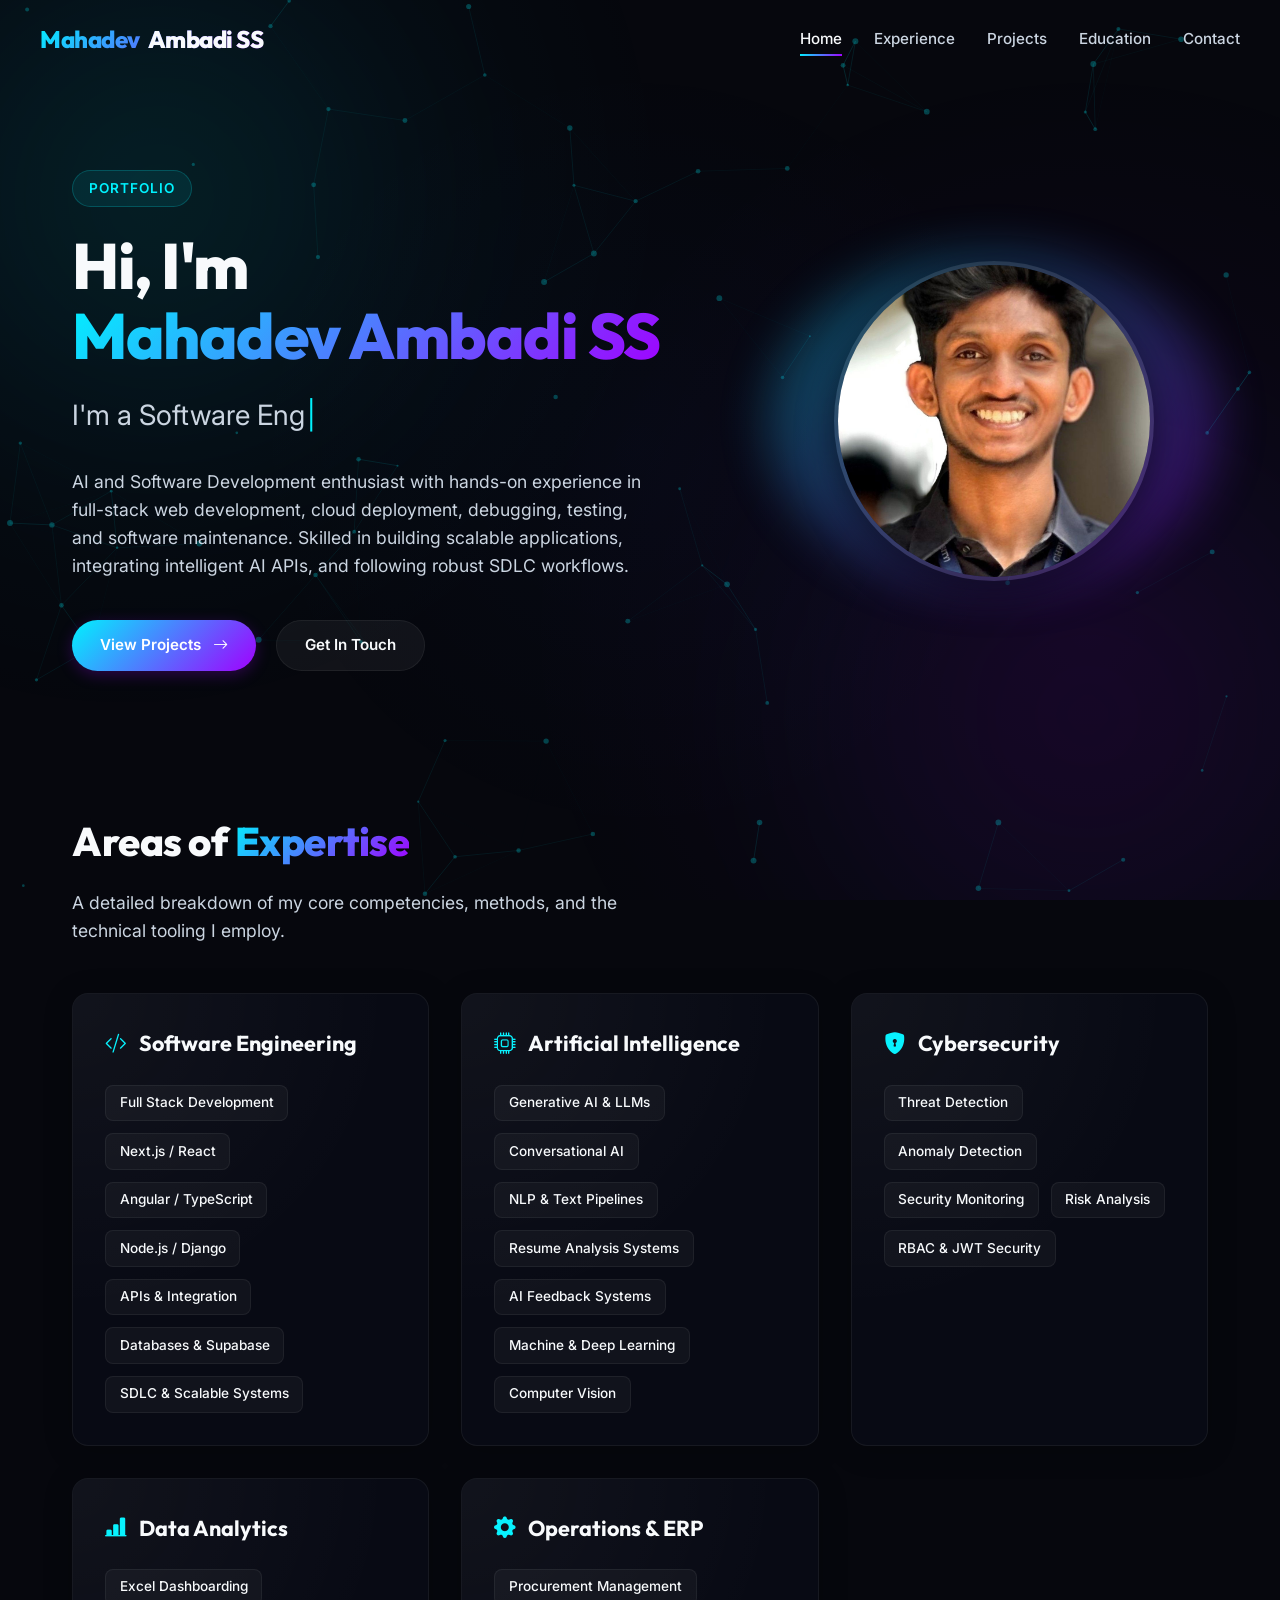
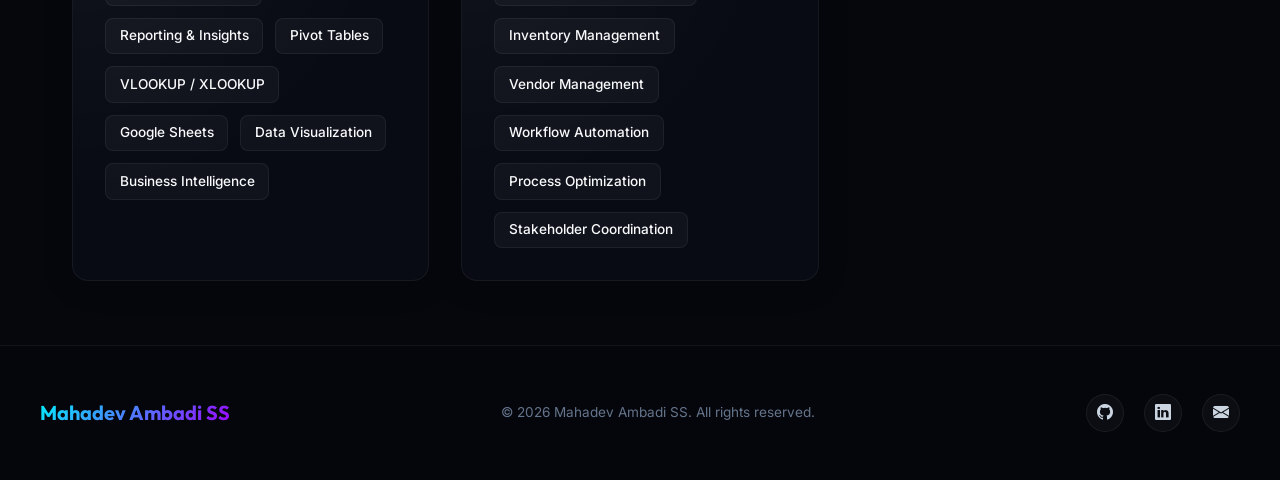
<file: index.html>
<!DOCTYPE html>
<html lang="en">
<head>
  <meta charset="UTF-8">
  <meta name="viewport" content="width=device-width, initial-scale=1.0">
  <meta name="description" content="Portfolio of Mahadev Ambadi SS - AI Enthusiast, Software Engineer, and Full Stack Developer. Discover my profile, projects, and work experience.">
  <title>Mahadev Ambadi SS | Profile</title>
  <link rel="stylesheet" href="assets/css/style.css">
  <!-- Favicon placeholder (can be customized) -->
  <link rel="icon" type="image/png" href="assets/images/avatar.png">
</head>
<body>
  <!-- Dynamic Backgrounds -->
  <canvas id="bg-canvas"></canvas>
  <div class="aurora-bg">
    <div class="aurora-blob aurora-blob-1"></div>
    <div class="aurora-blob aurora-blob-2"></div>
  </div>

  <!-- Header / Navigation -->
  <header class="header-nav">
    <div class="nav-container">
      <a href="index.html" class="logo">Mahadev <span>Ambadi SS</span></a>
      <button class="nav-toggle" aria-label="Toggle Navigation">
        <i class="bi bi-list"></i>
      </button>
      <nav>
        <ul class="nav-menu">
          <li><a href="index.html" class="nav-link active">Home</a></li>
          <li><a href="experience.html" class="nav-link">Experience</a></li>
          <li><a href="projects.html" class="nav-link">Projects</a></li>
          <li><a href="education.html" class="nav-link">Education</a></li>
          <li><a href="contact.html" class="nav-link">Contact</a></li>
        </ul>
      </nav>
    </div>
  </header>

  <!-- Main Profile Page -->
  <main class="page-fade-in">
    <section class="hero-wrapper">
      <div class="hero-content">
        <span class="hero-tag">Portfolio</span>
        <h1 class="hero-title">Hi, I'm <br><span class="gradient-text">Mahadev Ambadi SS</span></h1>
        <div class="hero-typed">
          I'm&nbsp;<span id="typed-prefix">a</span>&nbsp;<span id="typed-text" data-words='["Software Engineer", "AI / ML Enthusiast", "Full Stack Developer", "GenAI Developer"]'></span><span class="typed-cursor">|</span>
        </div>
        <p class="hero-desc">
          AI and Software Development enthusiast with hands-on experience in full-stack web development, cloud deployment, debugging, testing, and software maintenance. Skilled in building scalable applications, integrating intelligent AI APIs, and following robust SDLC workflows.
        </p>
        <div class="hero-buttons">
          <a href="projects.html" class="btn btn-primary">View Projects <i class="bi bi-arrow-right"></i></a>
          <a href="contact.html" class="btn btn-secondary">Get In Touch</a>
        </div>
      </div>
      <div class="hero-img-container">
        <div class="hero-img-glow"></div>
        <img src="assets/images/avatar.png" alt="Mahadev Ambadi SS Avatar" class="hero-img" id="profile-avatar">
      </div>
    </section>

    <!-- Quick Skills Matrix Section (Areas of Expertise) -->
    <section class="skills-brief-section">
      <h2 class="section-title">Areas of <span class="gradient-text">Expertise</span></h2>
      <p class="section-subtitle">A detailed breakdown of my core competencies, methods, and the technical tooling I employ.</p>
      
      <div class="skills-grid">
        <!-- Software Engineering -->
        <div class="glass-card skill-category-card">
          <h3><i class="bi bi-code-slash"></i> Software Engineering</h3>
          <div class="skill-tags">
            <span class="skill-tag">Full Stack Development</span>
            <span class="skill-tag">Next.js / React</span>
            <span class="skill-tag">Angular / TypeScript</span>
            <span class="skill-tag">Node.js / Django</span>
            <span class="skill-tag">APIs & Integration</span>
            <span class="skill-tag">Databases & Supabase</span>
            <span class="skill-tag">SDLC & Scalable Systems</span>
          </div>
        </div>

        <!-- Artificial Intelligence -->
        <div class="glass-card skill-category-card">
          <h3><i class="bi bi-cpu"></i> Artificial Intelligence</h3>
          <div class="skill-tags">
            <span class="skill-tag">Generative AI & LLMs</span>
            <span class="skill-tag">Conversational AI</span>
            <span class="skill-tag">NLP & Text Pipelines</span>
            <span class="skill-tag">Resume Analysis Systems</span>
            <span class="skill-tag">AI Feedback Systems</span>
            <span class="skill-tag">Machine & Deep Learning</span>
            <span class="skill-tag">Computer Vision</span>
          </div>
        </div>

        <!-- Cybersecurity -->
        <div class="glass-card skill-category-card">
          <h3><i class="bi bi-shield-lock-fill"></i> Cybersecurity</h3>
          <div class="skill-tags">
            <span class="skill-tag">Threat Detection</span>
            <span class="skill-tag">Anomaly Detection</span>
            <span class="skill-tag">Security Monitoring</span>
            <span class="skill-tag">Risk Analysis</span>
            <span class="skill-tag">RBAC & JWT Security</span>
          </div>
        </div>

        <!-- Data Analytics -->
        <div class="glass-card skill-category-card">
          <h3><i class="bi bi-bar-chart-line-fill"></i> Data Analytics</h3>
          <div class="skill-tags">
            <span class="skill-tag">Excel Dashboarding</span>
            <span class="skill-tag">Reporting & Insights</span>
            <span class="skill-tag">Pivot Tables</span>
            <span class="skill-tag">VLOOKUP / XLOOKUP</span>
            <span class="skill-tag">Google Sheets</span>
            <span class="skill-tag">Data Visualization</span>
            <span class="skill-tag">Business Intelligence</span>
          </div>
        </div>

        <!-- Operations & ERP -->
        <div class="glass-card skill-category-card">
          <h3><i class="bi bi-gear-fill"></i> Operations & ERP</h3>
          <div class="skill-tags">
            <span class="skill-tag">Procurement Management</span>
            <span class="skill-tag">Inventory Management</span>
            <span class="skill-tag">Vendor Management</span>
            <span class="skill-tag">Workflow Automation</span>
            <span class="skill-tag">Process Optimization</span>
            <span class="skill-tag">Stakeholder Coordination</span>
          </div>
        </div>
      </div>
    </section>
  </main>

  <!-- Footer -->
  <footer>
    <div class="footer-container">
      <div class="footer-logo">Mahadev Ambadi SS</div>
      <p class="footer-copyright">&copy; 2026 Mahadev Ambadi SS. All rights reserved.</p>
      <div class="footer-socials">
        <a href="https://github.com/mahadev-ambadi" target="_blank" class="footer-social" aria-label="GitHub"><i class="bi bi-github"></i></a>
        <a href="https://www.linkedin.com/in/mahadev-ambadi-a437b7306?utm_source=share_via&utm_content=profile&utm_medium=member_android" target="_blank" class="footer-social" aria-label="LinkedIn"><i class="bi bi-linkedin"></i></a>
        <a href="mailto:ssmahadevambadi@gmail.com" class="footer-social" aria-label="Email"><i class="bi bi-envelope-fill"></i></a>
      </div>
    </div>
  </footer>

  <!-- Scripts -->
  <script src="assets/js/main.js"></script>
</body>
</html>
</file>
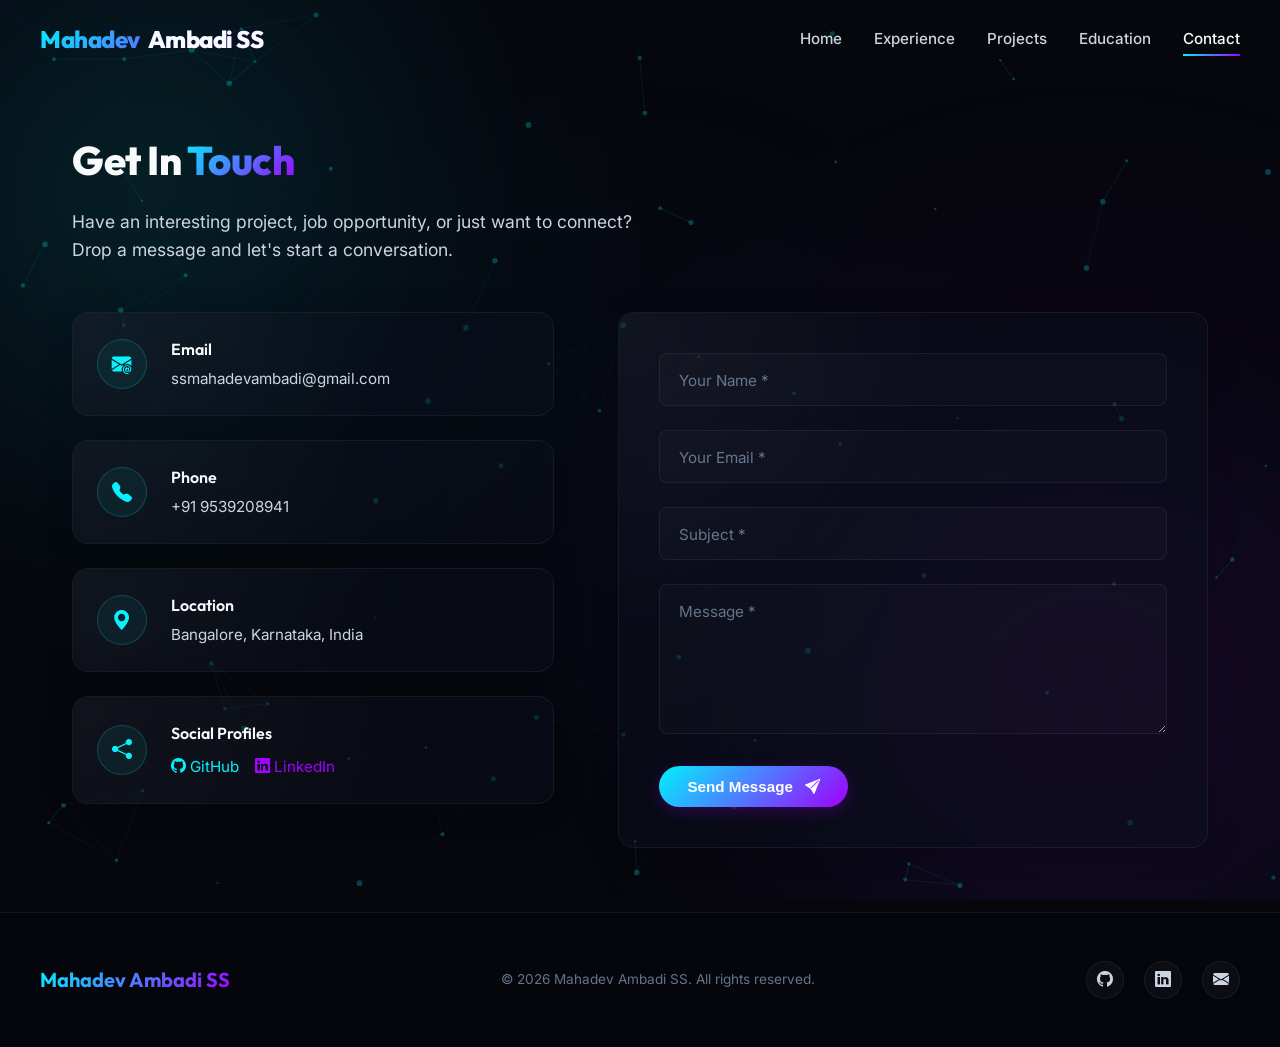
<file: contact.html>
<!DOCTYPE html>
<html lang="en">
<head>
  <meta charset="UTF-8">
  <meta name="viewport" content="width=device-width, initial-scale=1.0">
  <meta name="description" content="Contact Mahadev Ambadi SS for collaboration, project inquiries, or software development opportunities.">
  <title>Mahadev Ambadi SS | Contact</title>
  <link rel="stylesheet" href="assets/css/style.css">
  <link rel="icon" type="image/png" href="assets/images/avatar.png">
</head>
<body>
  <!-- Dynamic Backgrounds -->
  <canvas id="bg-canvas"></canvas>
  <div class="aurora-bg">
    <div class="aurora-blob aurora-blob-1"></div>
    <div class="aurora-blob aurora-blob-2"></div>
  </div>

  <!-- Header / Navigation -->
  <header class="header-nav">
    <div class="nav-container">
      <a href="index.html" class="logo">Mahadev <span>Ambadi SS</span></a>
      <button class="nav-toggle" aria-label="Toggle Navigation">
        <i class="bi bi-list"></i>
      </button>
      <nav>
        <ul class="nav-menu">
          <li><a href="index.html" class="nav-link">Home</a></li>
          <li><a href="experience.html" class="nav-link">Experience</a></li>
          <li><a href="projects.html" class="nav-link">Projects</a></li>
          <li><a href="education.html" class="nav-link">Education</a></li>
          <li><a href="contact.html" class="nav-link active">Contact</a></li>
        </ul>
      </nav>
    </div>
  </header>

  <!-- Main Content -->
  <main class="page-fade-in">
    <section>
      <h2 class="section-title">Get In <span class="gradient-text">Touch</span></h2>
      <p class="section-subtitle">Have an interesting project, job opportunity, or just want to connect? Drop a message and let's start a conversation.</p>
      
      <div class="contact-wrapper">
        <!-- Contact Info Cards -->
        <div class="contact-info-cards">
          <!-- Email -->
          <div class="glass-card contact-info-card">
            <div class="contact-icon">
              <i class="bi bi-envelope-at-fill"></i>
            </div>
            <div class="contact-text">
              <h4>Email</h4>
              <p><a href="mailto:ssmahadevambadi@gmail.com">ssmahadevambadi@gmail.com</a></p>
            </div>
          </div>

          <!-- Phone -->
          <div class="glass-card contact-info-card">
            <div class="contact-icon">
              <i class="bi bi-telephone-fill"></i>
            </div>
            <div class="contact-text">
              <h4>Phone</h4>
              <p><a href="tel:+919539208941">+91 9539208941</a></p>
            </div>
          </div>

          <!-- Location -->
          <div class="glass-card contact-info-card">
            <div class="contact-icon">
              <i class="bi bi-geo-alt-fill"></i>
            </div>
            <div class="contact-text">
              <h4>Location</h4>
              <p>Bangalore, Karnataka, India</p>
            </div>
          </div>

          <!-- Socials Info -->
          <div class="glass-card contact-info-card">
            <div class="contact-icon">
              <i class="bi bi-share-fill"></i>
            </div>
            <div class="contact-text">
              <h4>Social Profiles</h4>
              <p style="margin-top: 0.5rem; display: flex; gap: 1rem;">
                <a href="https://github.com/mahadev-ambadi" target="_blank" style="color: var(--accent-cyan); display: inline-flex; align-items: center; gap: 0.25rem;"><i class="bi bi-github"></i> GitHub</a>
                <a href="https://www.linkedin.com/in/mahadev-ambadi-a437b7306?utm_source=share_via&utm_content=profile&utm_medium=member_android" target="_blank" style="color: var(--accent-purple); display: inline-flex; align-items: center; gap: 0.25rem;"><i class="bi bi-linkedin"></i> LinkedIn</a>
              </p>
            </div>
          </div>
        </div>

        <!-- Contact Form -->
        <div class="glass-card">
          <form id="portfolio-contact-form" class="contact-form">
            <!-- FormSubmit spam prevention & styling -->
            <input type="text" name="_honey" style="display:none">
            <input type="hidden" name="_template" value="box">
            
            <div class="form-group">
              <input type="text" id="contact-name" name="name" class="form-input" placeholder=" " required>
              <label for="contact-name">Your Name *</label>
            </div>
            
            <div class="form-group">
              <input type="email" id="contact-email" name="email" class="form-input" placeholder=" " required>
              <label for="contact-email">Your Email *</label>
            </div>
            
            <div class="form-group">
              <input type="text" id="contact-subject" name="subject" class="form-input" placeholder=" " required>
              <label for="contact-subject">Subject *</label>
            </div>
            
            <div class="form-group">
              <textarea id="contact-message" name="message" class="form-input" placeholder=" " required></textarea>
              <label for="contact-message">Message *</label>
            </div>

            <button type="submit" class="btn btn-primary" style="align-self: flex-start;">Send Message <i class="bi bi-send-fill"></i></button>
          </form>
        </div>
      </div>
    </section>
  </main>

  <!-- Footer -->
  <footer>
    <div class="footer-container">
      <div class="footer-logo">Mahadev Ambadi SS</div>
      <p class="footer-copyright">&copy; 2026 Mahadev Ambadi SS. All rights reserved.</p>
      <div class="footer-socials">
        <a href="https://github.com/mahadev-ambadi" target="_blank" class="footer-social" aria-label="GitHub"><i class="bi bi-github"></i></a>
        <a href="https://www.linkedin.com/in/mahadev-ambadi-a437b7306?utm_source=share_via&utm_content=profile&utm_medium=member_android" target="_blank" class="footer-social" aria-label="LinkedIn"><i class="bi bi-linkedin"></i></a>
        <a href="mailto:ssmahadevambadi@gmail.com" class="footer-social" aria-label="Email"><i class="bi bi-envelope-fill"></i></a>
      </div>
    </div>
  </footer>

  <!-- Scripts -->
  <script src="assets/js/main.js"></script>
</body>
</html>
</file>
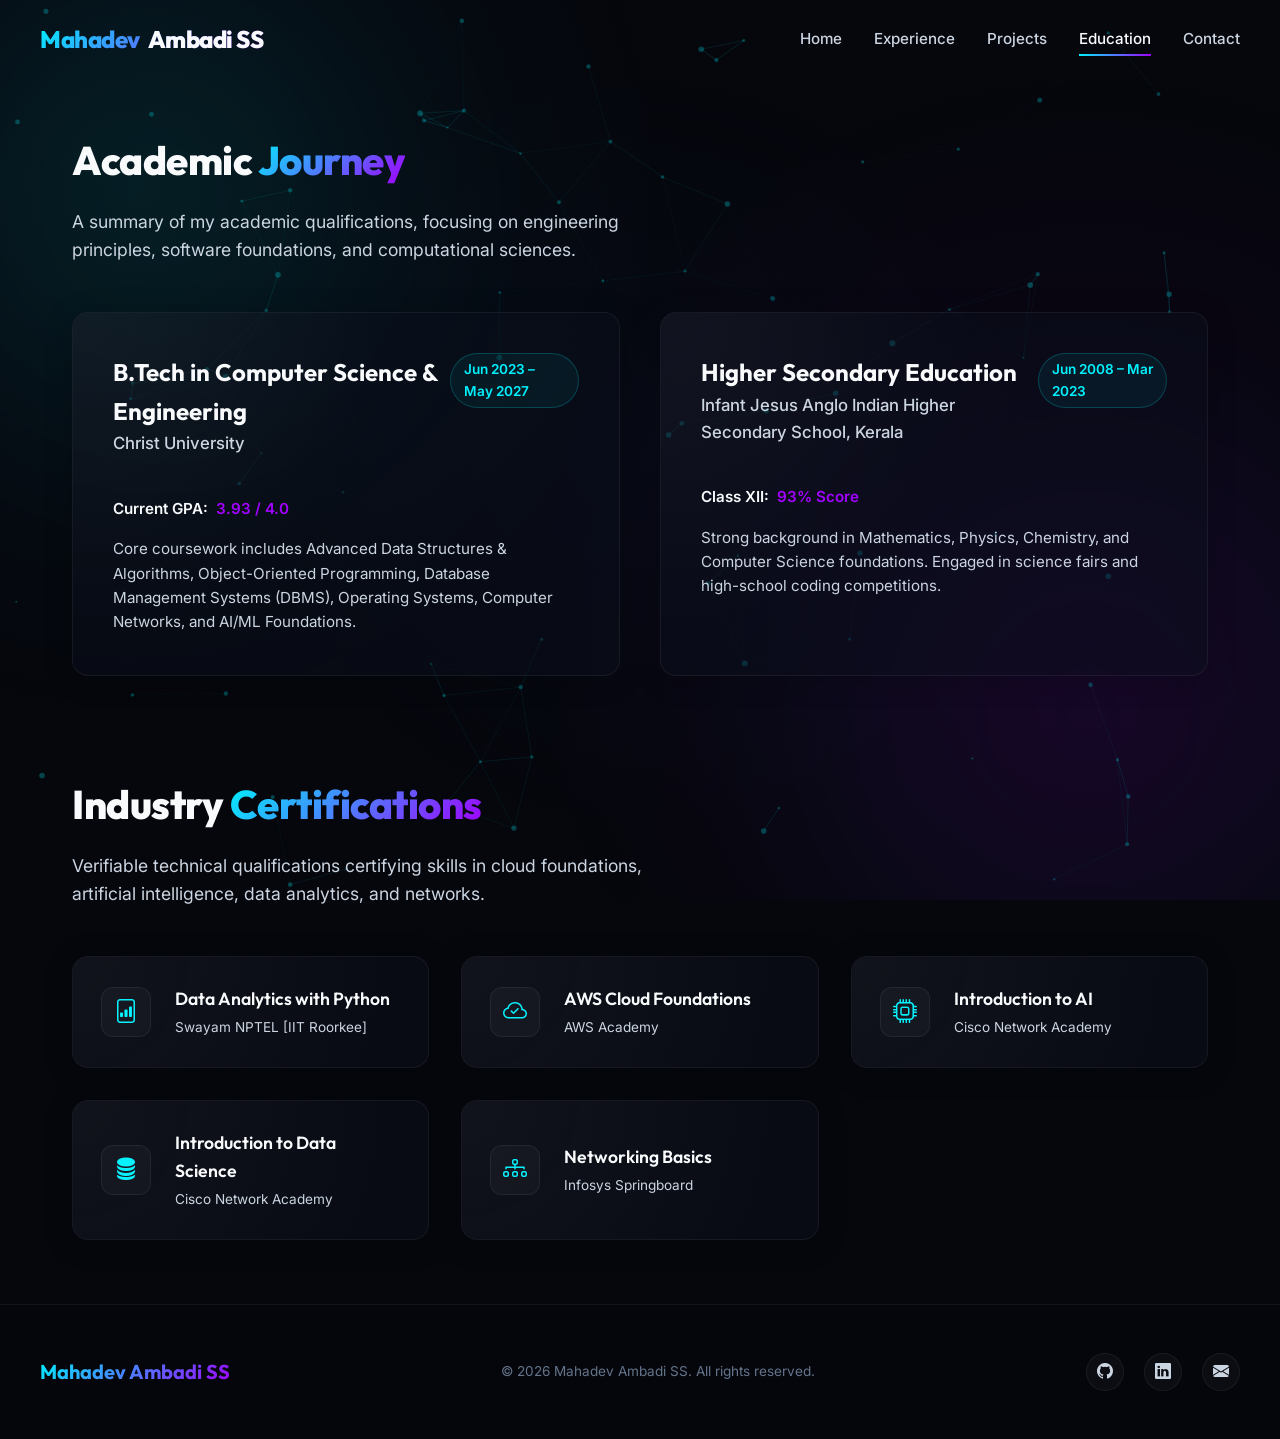
<file: education.html>
<!DOCTYPE html>
<html lang="en">
<head>
  <meta charset="UTF-8">
  <meta name="viewport" content="width=device-width, initial-scale=1.0">
  <meta name="description" content="Education history and professional technical certifications of Mahadev Ambadi SS, studying Computer Science & Engineering at Christ University.">
  <title>Mahadev Ambadi SS | Education & Certifications</title>
  <link rel="stylesheet" href="assets/css/style.css">
  <link rel="icon" type="image/png" href="assets/images/avatar.png">
</head>
<body>
  <!-- Dynamic Backgrounds -->
  <canvas id="bg-canvas"></canvas>
  <div class="aurora-bg">
    <div class="aurora-blob aurora-blob-1"></div>
    <div class="aurora-blob aurora-blob-2"></div>
  </div>

  <!-- Header / Navigation -->
  <header class="header-nav">
    <div class="nav-container">
      <a href="index.html" class="logo">Mahadev <span>Ambadi SS</span></a>
      <button class="nav-toggle" aria-label="Toggle Navigation">
        <i class="bi bi-list"></i>
      </button>
      <nav>
        <ul class="nav-menu">
          <li><a href="index.html" class="nav-link">Home</a></li>
          <li><a href="experience.html" class="nav-link">Experience</a></li>
          <li><a href="projects.html" class="nav-link">Projects</a></li>
          <li><a href="education.html" class="nav-link active">Education</a></li>
          <li><a href="contact.html" class="nav-link">Contact</a></li>
        </ul>
      </nav>
    </div>
  </header>

  <!-- Main Content -->
  <main class="page-fade-in">
    <!-- Education Section -->
    <section class="education-section">
      <h2 class="section-title">Academic <span class="gradient-text">Journey</span></h2>
      <p class="section-subtitle">A summary of my academic qualifications, focusing on engineering principles, software foundations, and computational sciences.</p>
      
      <div class="education-grid">
        <!-- University -->
        <div class="glass-card education-card">
          <div class="education-header">
            <div>
              <h3 class="education-title">B.Tech in Computer Science & Engineering</h3>
              <p class="education-inst">Christ University</p>
            </div>
            <span class="education-duration">Jun 2023 – May 2027</span>
          </div>
          <p class="education-grade">Current GPA: <span>3.93 / 4.0</span></p>
          <div style="margin-top: 1rem; color: var(--text-secondary); font-size: 0.95rem;">
            Core coursework includes Advanced Data Structures & Algorithms, Object-Oriented Programming, Database Management Systems (DBMS), Operating Systems, Computer Networks, and AI/ML Foundations.
          </div>
        </div>

        <!-- High School -->
        <div class="glass-card education-card">
          <div class="education-header">
            <div>
              <h3 class="education-title">Higher Secondary Education</h3>
              <p class="education-inst">Infant Jesus Anglo Indian Higher Secondary School, Kerala</p>
            </div>
            <span class="education-duration">Jun 2008 – Mar 2023</span>
          </div>
          <p class="education-grade">Class XII: <span>93% Score</span></p>
          <div style="margin-top: 1rem; color: var(--text-secondary); font-size: 0.95rem;">
            Strong background in Mathematics, Physics, Chemistry, and Computer Science foundations. Engaged in science fairs and high-school coding competitions.
          </div>
        </div>
      </div>
    </section>

    <!-- Certifications Section -->
    <section class="certifications-section">
      <h2 class="section-title">Industry <span class="gradient-text">Certifications</span></h2>
      <p class="section-subtitle">Verifiable technical qualifications certifying skills in cloud foundations, artificial intelligence, data analytics, and networks.</p>
      
      <div class="certifications-grid">
        <!-- NPTEL -->
        <div class="glass-card cert-card">
          <div class="cert-icon">
            <i class="bi bi-file-bar-graph"></i>
          </div>
          <div class="cert-info">
            <h4>Data Analytics with Python</h4>
            <p>Swayam NPTEL [IIT Roorkee]</p>
          </div>
        </div>

        <!-- AWS Cloud -->
        <div class="glass-card cert-card">
          <div class="cert-icon">
            <i class="bi bi-cloud-check"></i>
          </div>
          <div class="cert-info">
            <h4>AWS Cloud Foundations</h4>
            <p>AWS Academy</p>
          </div>
        </div>

        <!-- Cisco AI -->
        <div class="glass-card cert-card">
          <div class="cert-icon">
            <i class="bi bi-cpu"></i>
          </div>
          <div class="cert-info">
            <h4>Introduction to AI</h4>
            <p>Cisco Network Academy</p>
          </div>
        </div>

        <!-- Cisco Data Science -->
        <div class="glass-card cert-card">
          <div class="cert-icon">
            <i class="bi bi-database-fill"></i>
          </div>
          <div class="cert-info">
            <h4>Introduction to Data Science</h4>
            <p>Cisco Network Academy</p>
          </div>
        </div>

        <!-- Infosys Networking -->
        <div class="glass-card cert-card">
          <div class="cert-icon">
            <i class="bi bi-diagram-3"></i>
          </div>
          <div class="cert-info">
            <h4>Networking Basics</h4>
            <p>Infosys Springboard</p>
          </div>
        </div>
      </div>
    </section>
  </main>

  <!-- Footer -->
  <footer>
    <div class="footer-container">
      <div class="footer-logo">Mahadev Ambadi SS</div>
      <p class="footer-copyright">&copy; 2026 Mahadev Ambadi SS. All rights reserved.</p>
      <div class="footer-socials">
        <a href="https://github.com/mahadev-ambadi" target="_blank" class="footer-social" aria-label="GitHub"><i class="bi bi-github"></i></a>
        <a href="https://www.linkedin.com/in/mahadev-ambadi-a437b7306?utm_source=share_via&utm_content=profile&utm_medium=member_android" target="_blank" class="footer-social" aria-label="LinkedIn"><i class="bi bi-linkedin"></i></a>
        <a href="mailto:ssmahadevambadi@gmail.com" class="footer-social" aria-label="Email"><i class="bi bi-envelope-fill"></i></a>
      </div>
    </div>
  </footer>

  <!-- Scripts -->
  <script src="assets/js/main.js"></script>
</body>
</html>
</file>
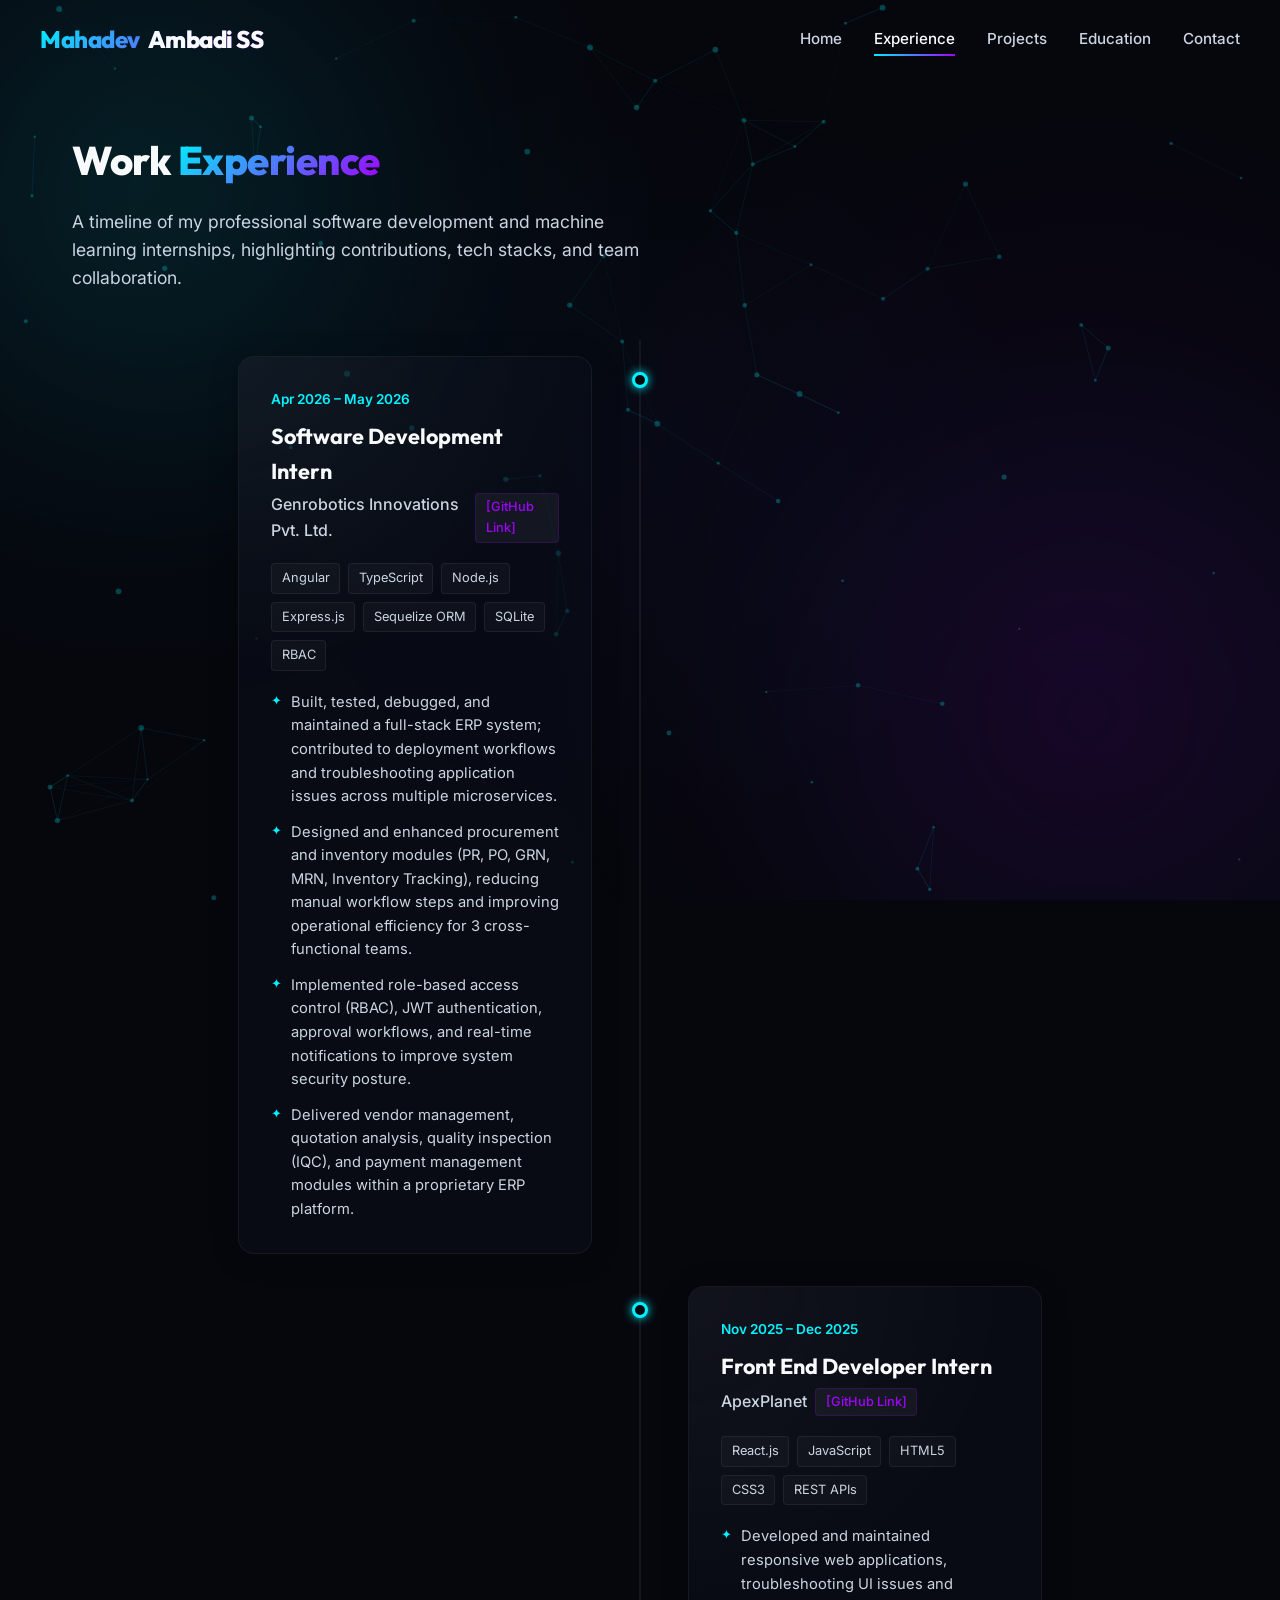
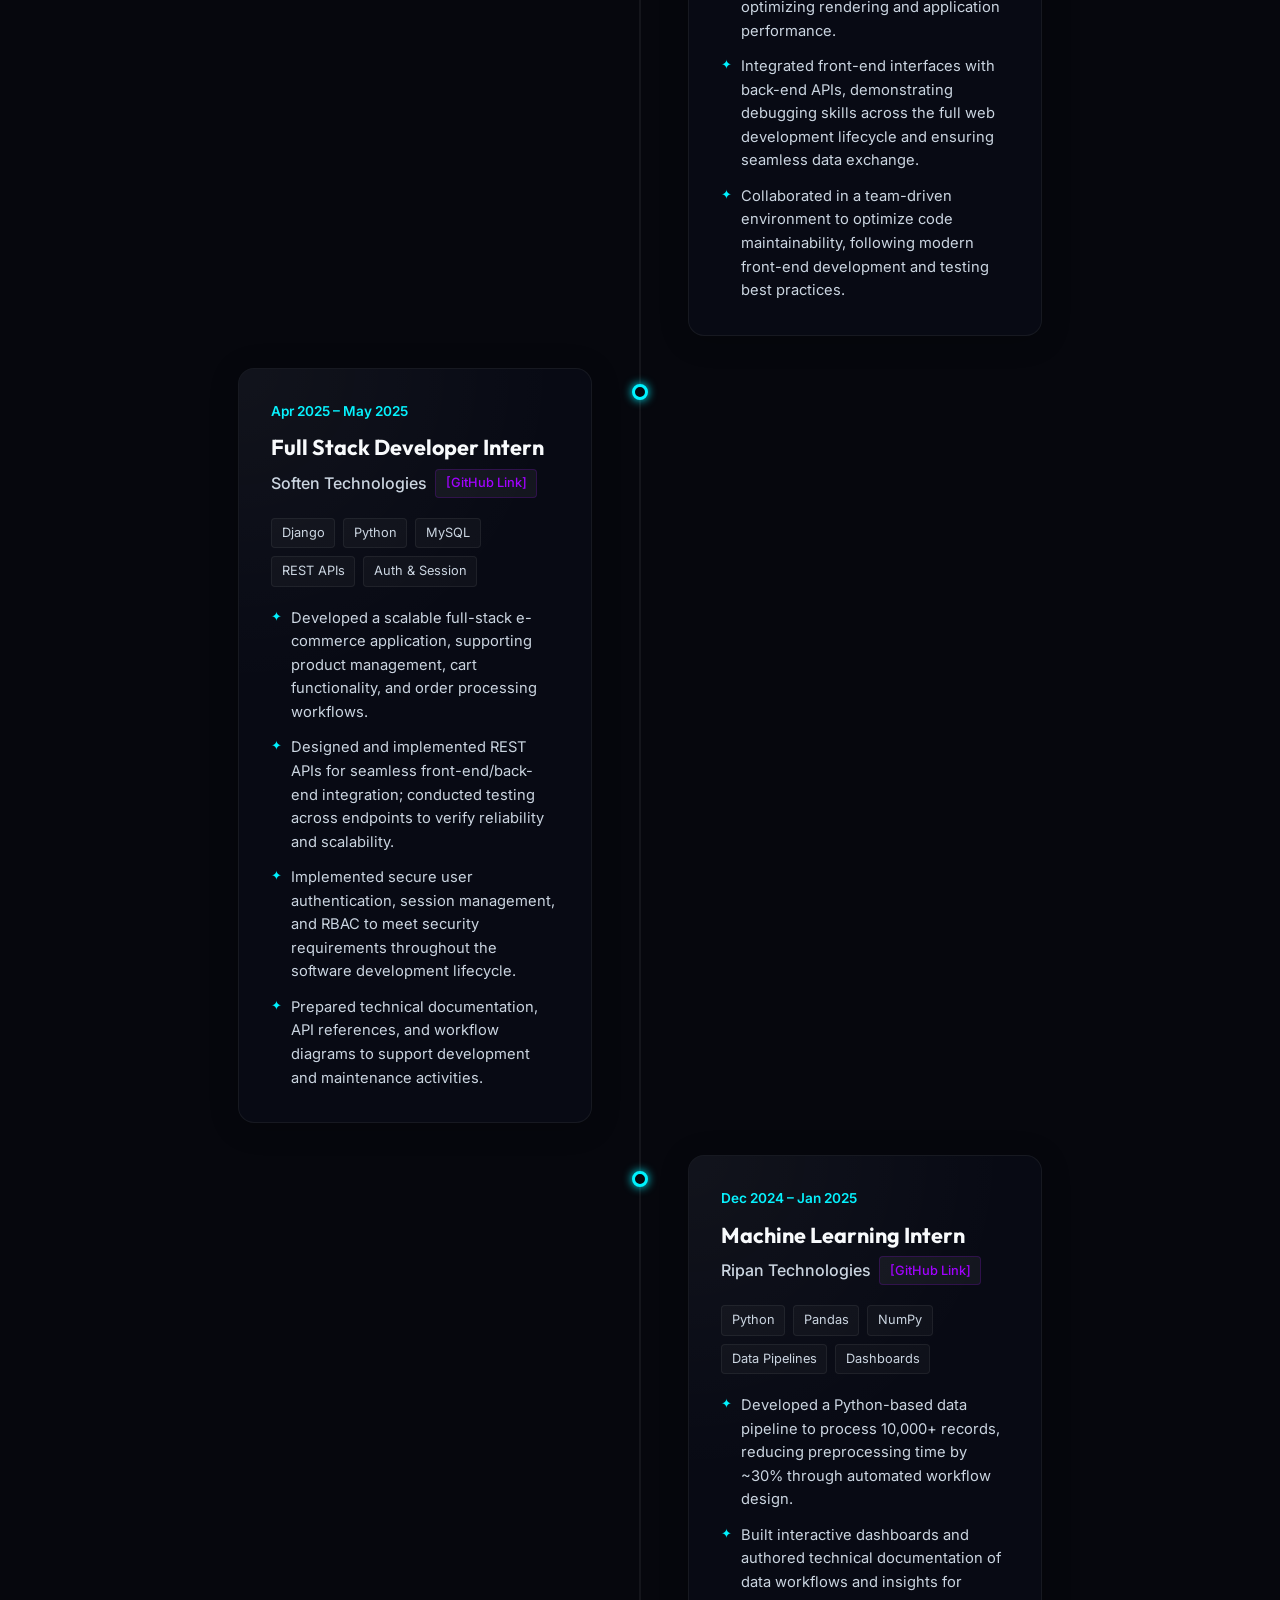
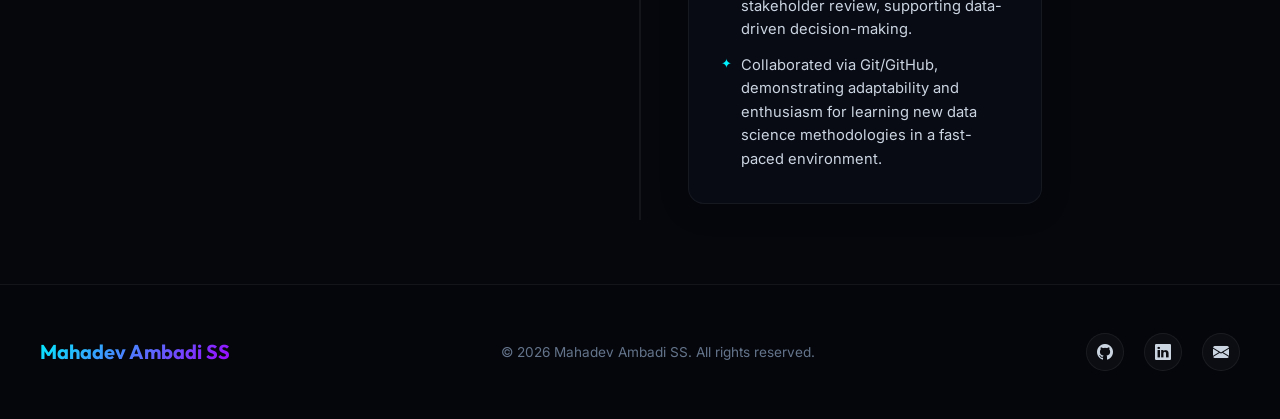
<file: experience.html>
<!DOCTYPE html>
<html lang="en">
<head>
  <meta charset="UTF-8">
  <meta name="viewport" content="width=device-width, initial-scale=1.0">
  <meta name="description" content="Professional software engineering and machine learning internship experience of Mahadev Ambadi SS.">
  <title>Mahadev Ambadi SS | Internship Experience</title>
  <link rel="stylesheet" href="assets/css/style.css">
  <link rel="icon" type="image/png" href="assets/images/avatar.png">
</head>
<body>
  <!-- Dynamic Backgrounds -->
  <canvas id="bg-canvas"></canvas>
  <div class="aurora-bg">
    <div class="aurora-blob aurora-blob-1"></div>
    <div class="aurora-blob aurora-blob-2"></div>
  </div>

  <!-- Header / Navigation -->
  <header class="header-nav">
    <div class="nav-container">
      <a href="index.html" class="logo">Mahadev <span>Ambadi SS</span></a>
      <button class="nav-toggle" aria-label="Toggle Navigation">
        <i class="bi bi-list"></i>
      </button>
      <nav>
        <ul class="nav-menu">
          <li><a href="index.html" class="nav-link">Home</a></li>
          <li><a href="experience.html" class="nav-link active">Experience</a></li>
          <li><a href="projects.html" class="nav-link">Projects</a></li>
          <li><a href="education.html" class="nav-link">Education</a></li>
          <li><a href="contact.html" class="nav-link">Contact</a></li>
        </ul>
      </nav>
    </div>
  </header>

  <!-- Main Content -->
  <main class="page-fade-in">
    <section>
      <h2 class="section-title">Work <span class="gradient-text">Experience</span></h2>
      <p class="section-subtitle">A timeline of my professional software development and machine learning internships, highlighting contributions, tech stacks, and team collaboration.</p>

      <div class="timeline">
        <!-- Genrobotics -->
        <div class="timeline-item timeline-item-left">
          <div class="timeline-dot"></div>
          <div class="glass-card timeline-content">
            <span class="timeline-date">Apr 2026 – May 2026</span>
            <h3 class="timeline-role">Software Development Intern</h3>
            <div class="timeline-company">
              Genrobotics Innovations Pvt. Ltd. <a href="https://github.com/mahadev-ambadi/GenRobotics-ERP" target="_blank">[GitHub Link]</a>
            </div>
            
            <div class="project-tech-list" style="margin-bottom: 1.25rem;">
              <span class="project-tech">Angular</span>
              <span class="project-tech">TypeScript</span>
              <span class="project-tech">Node.js</span>
              <span class="project-tech">Express.js</span>
              <span class="project-tech">Sequelize ORM</span>
              <span class="project-tech">SQLite</span>
              <span class="project-tech">RBAC</span>
            </div>

            <ul class="timeline-bullets">
              <li>Built, tested, debugged, and maintained a full-stack ERP system; contributed to deployment workflows and troubleshooting application issues across multiple microservices.</li>
              <li>Designed and enhanced procurement and inventory modules (PR, PO, GRN, MRN, Inventory Tracking), reducing manual workflow steps and improving operational efficiency for 3 cross-functional teams.</li>
              <li>Implemented role-based access control (RBAC), JWT authentication, approval workflows, and real-time notifications to improve system security posture.</li>
              <li>Delivered vendor management, quotation analysis, quality inspection (IQC), and payment management modules within a proprietary ERP platform.</li>
            </ul>
          </div>
        </div>

        <!-- ApexPlanet -->
        <div class="timeline-item timeline-item-right">
          <div class="timeline-dot"></div>
          <div class="glass-card timeline-content">
            <span class="timeline-date">Nov 2025 – Dec 2025</span>
            <h3 class="timeline-role">Front End Developer Intern</h3>
            <div class="timeline-company">
              ApexPlanet <a href="https://github.com/mahadev-ambadi/Task5_AICTE" target="_blank">[GitHub Link]</a>
            </div>

            <div class="project-tech-list" style="margin-bottom: 1.25rem;">
              <span class="project-tech">React.js</span>
              <span class="project-tech">JavaScript</span>
              <span class="project-tech">HTML5</span>
              <span class="project-tech">CSS3</span>
              <span class="project-tech">REST APIs</span>
            </div>

            <ul class="timeline-bullets">
              <li>Developed and maintained responsive web applications, troubleshooting UI issues and optimizing rendering and application performance.</li>
              <li>Integrated front-end interfaces with back-end APIs, demonstrating debugging skills across the full web development lifecycle and ensuring seamless data exchange.</li>
              <li>Collaborated in a team-driven environment to optimize code maintainability, following modern front-end development and testing best practices.</li>
            </ul>
          </div>
        </div>

        <!-- Soften Technologies -->
        <div class="timeline-item timeline-item-left">
          <div class="timeline-dot"></div>
          <div class="glass-card timeline-content">
            <span class="timeline-date">Apr 2025 – May 2025</span>
            <h3 class="timeline-role">Full Stack Developer Intern</h3>
            <div class="timeline-company">
              Soften Technologies <a href="https://github.com/mahadev-ambadi/fish-shop-django" target="_blank">[GitHub Link]</a>
            </div>

            <div class="project-tech-list" style="margin-bottom: 1.25rem;">
              <span class="project-tech">Django</span>
              <span class="project-tech">Python</span>
              <span class="project-tech">MySQL</span>
              <span class="project-tech">REST APIs</span>
              <span class="project-tech">Auth & Session</span>
            </div>

            <ul class="timeline-bullets">
              <li>Developed a scalable full-stack e-commerce application, supporting product management, cart functionality, and order processing workflows.</li>
              <li>Designed and implemented REST APIs for seamless front-end/back-end integration; conducted testing across endpoints to verify reliability and scalability.</li>
              <li>Implemented secure user authentication, session management, and RBAC to meet security requirements throughout the software development lifecycle.</li>
              <li>Prepared technical documentation, API references, and workflow diagrams to support development and maintenance activities.</li>
            </ul>
          </div>
        </div>

        <!-- Ripan Technologies -->
        <div class="timeline-item timeline-item-right">
          <div class="timeline-dot"></div>
          <div class="glass-card timeline-content">
            <span class="timeline-date">Dec 2024 – Jan 2025</span>
            <h3 class="timeline-role">Machine Learning Intern</h3>
            <div class="timeline-company">
              Ripan Technologies <a href="https://github.com/mahadev-ambadi/sentiment-analysis" target="_blank">[GitHub Link]</a>
            </div>

            <div class="project-tech-list" style="margin-bottom: 1.25rem;">
              <span class="project-tech">Python</span>
              <span class="project-tech">Pandas</span>
              <span class="project-tech">NumPy</span>
              <span class="project-tech">Data Pipelines</span>
              <span class="project-tech">Dashboards</span>
            </div>

            <ul class="timeline-bullets">
              <li>Developed a Python-based data pipeline to process 10,000+ records, reducing preprocessing time by ~30% through automated workflow design.</li>
              <li>Built interactive dashboards and authored technical documentation of data workflows and insights for stakeholder review, supporting data-driven decision-making.</li>
              <li>Collaborated via Git/GitHub, demonstrating adaptability and enthusiasm for learning new data science methodologies in a fast-paced environment.</li>
            </ul>
          </div>
        </div>
      </div>
    </section>
  </main>

  <!-- Footer -->
  <footer>
    <div class="footer-container">
      <div class="footer-logo">Mahadev Ambadi SS</div>
      <p class="footer-copyright">&copy; 2026 Mahadev Ambadi SS. All rights reserved.</p>
      <div class="footer-socials">
        <a href="https://github.com/mahadev-ambadi" target="_blank" class="footer-social" aria-label="GitHub"><i class="bi bi-github"></i></a>
        <a href="https://www.linkedin.com/in/mahadev-ambadi-a437b7306?utm_source=share_via&utm_content=profile&utm_medium=member_android" target="_blank" class="footer-social" aria-label="LinkedIn"><i class="bi bi-linkedin"></i></a>
        <a href="mailto:ssmahadevambadi@gmail.com" class="footer-social" aria-label="Email"><i class="bi bi-envelope-fill"></i></a>
      </div>
    </div>
  </footer>

  <!-- Scripts -->
  <script src="assets/js/main.js"></script>
</body>
</html>
</file>
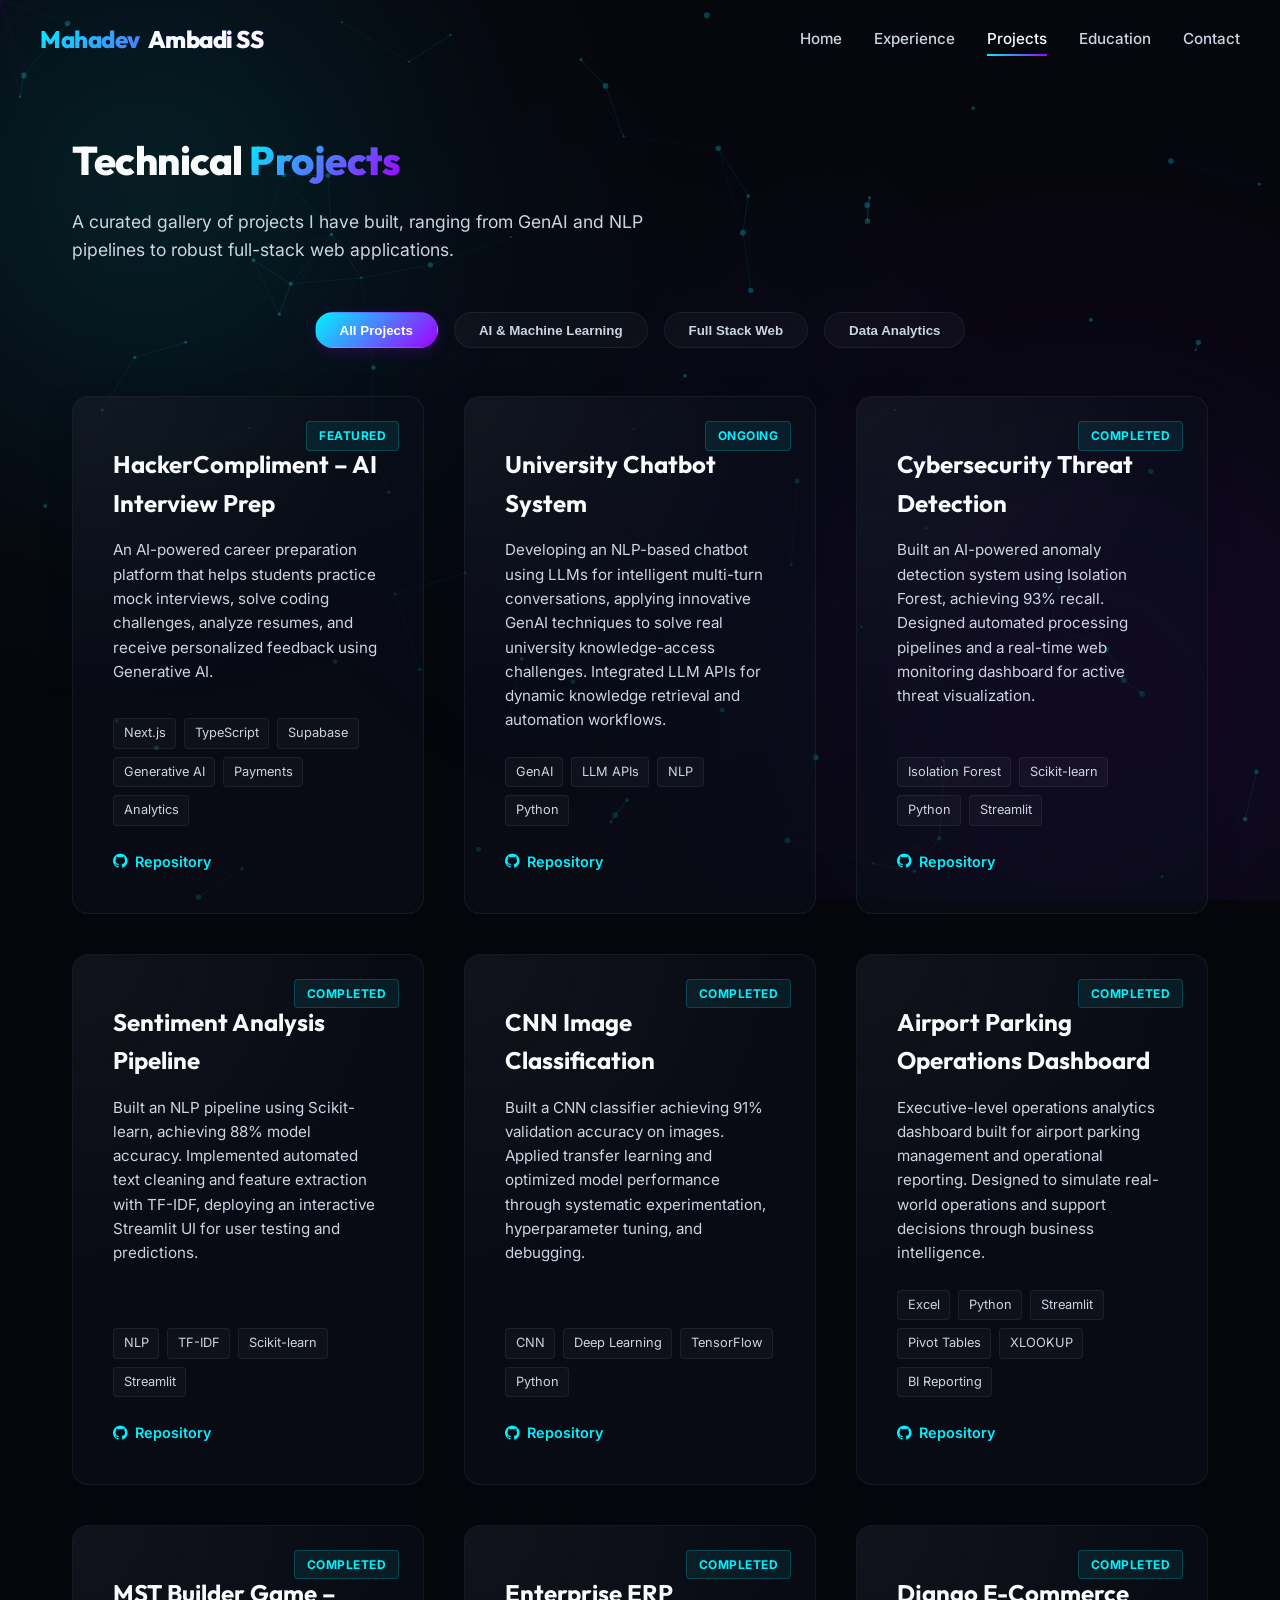
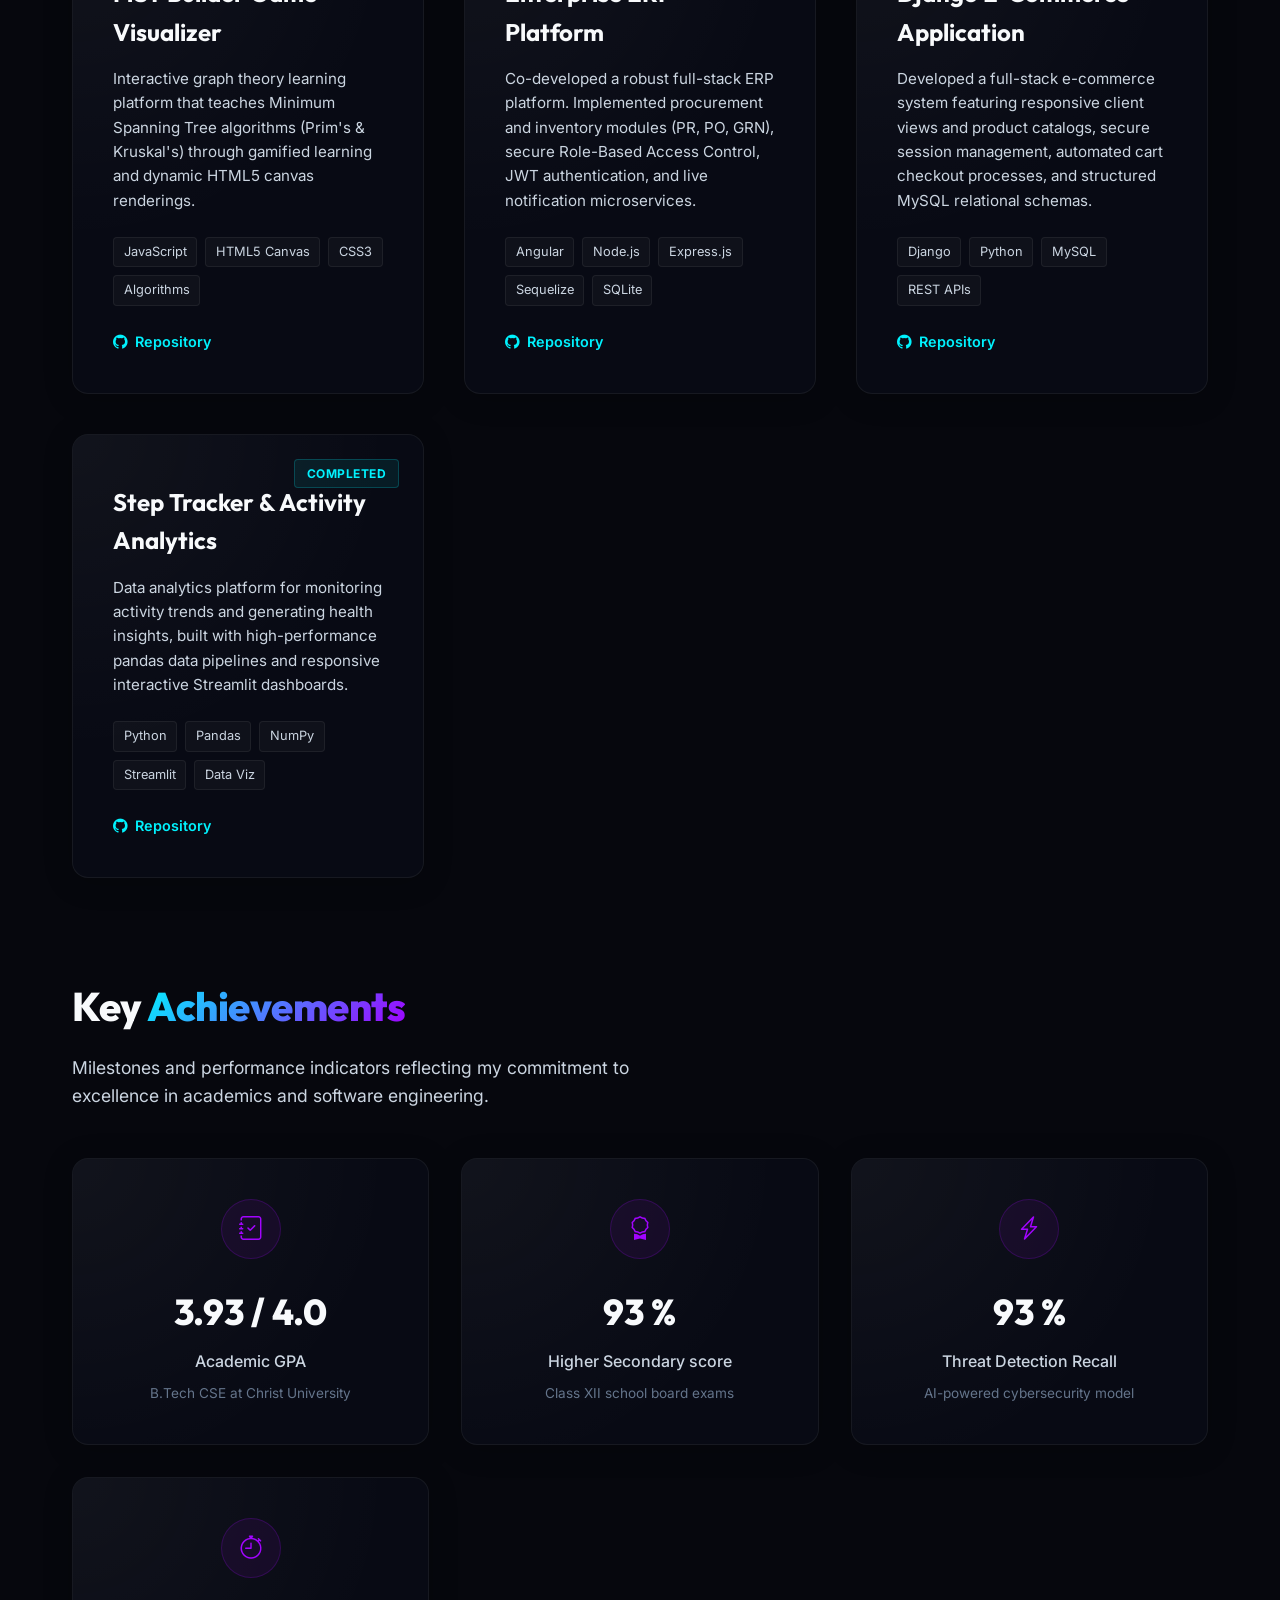
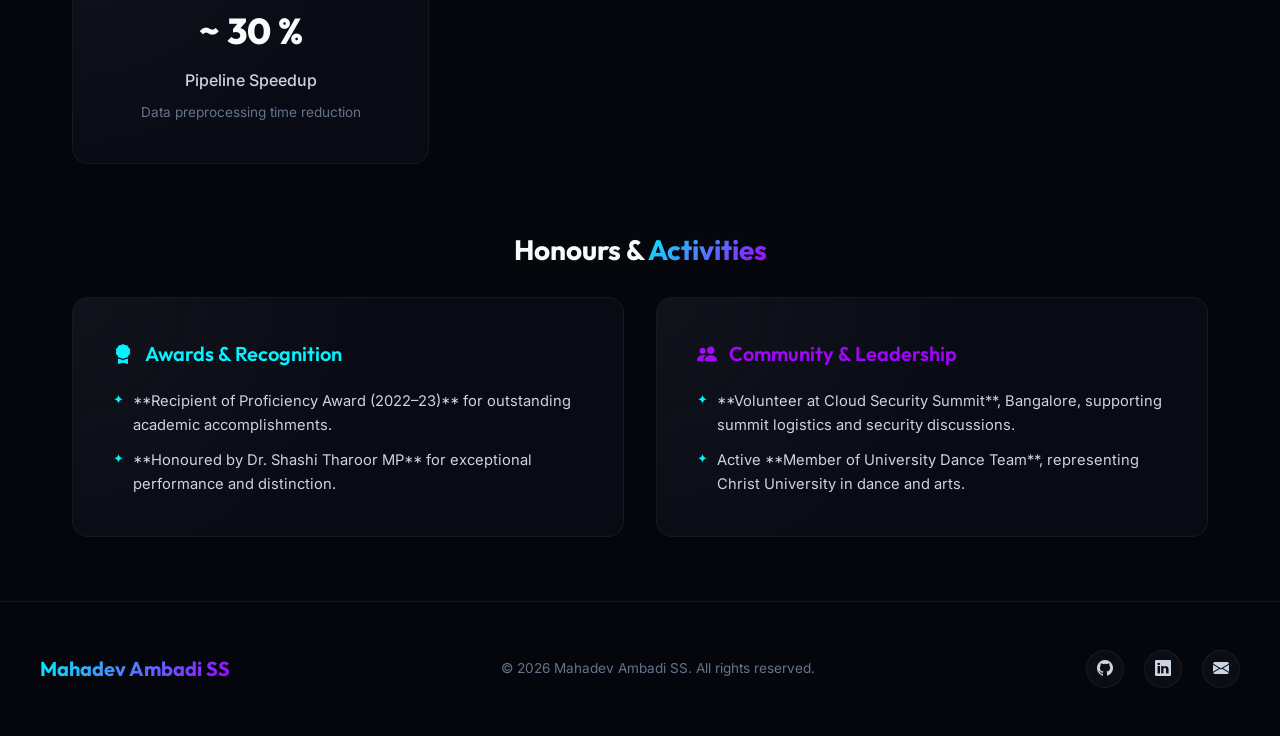
<file: projects.html>
<!DOCTYPE html>
<html lang="en">
<head>
  <meta charset="UTF-8">
  <meta name="viewport" content="width=device-width, initial-scale=1.0">
  <meta name="description" content="Technical projects and academic achievements of Mahadev Ambadi SS, including GenAI, NLP, Cybersecurity, and Web Development.">
  <title>Mahadev Ambadi SS | Technical Projects</title>
  <link rel="stylesheet" href="assets/css/style.css">
  <link rel="icon" type="image/png" href="assets/images/avatar.png">
</head>
<body>
  <!-- Dynamic Backgrounds -->
  <canvas id="bg-canvas"></canvas>
  <div class="aurora-bg">
    <div class="aurora-blob aurora-blob-1"></div>
    <div class="aurora-blob aurora-blob-2"></div>
  </div>

  <!-- Header / Navigation -->
  <header class="header-nav">
    <div class="nav-container">
      <a href="index.html" class="logo">Mahadev <span>Ambadi SS</span></a>
      <button class="nav-toggle" aria-label="Toggle Navigation">
        <i class="bi bi-list"></i>
      </button>
      <nav>
        <ul class="nav-menu">
          <li><a href="index.html" class="nav-link">Home</a></li>
          <li><a href="experience.html" class="nav-link">Experience</a></li>
          <li><a href="projects.html" class="nav-link active">Projects</a></li>
          <li><a href="education.html" class="nav-link">Education</a></li>
          <li><a href="contact.html" class="nav-link">Contact</a></li>
        </ul>
      </nav>
    </div>
  </header>

  <!-- Main Content -->
  <main class="page-fade-in">
    <!-- Projects Section -->
    <section>
      <h2 class="section-title">Technical <span class="gradient-text">Projects</span></h2>
      <p class="section-subtitle">A curated gallery of projects I have built, ranging from GenAI and NLP pipelines to robust full-stack web applications.</p>
      
      <!-- Portfolio Filters -->
      <div class="portfolio-filters">
        <button class="filter-btn active" data-filter="all">All Projects</button>
        <button class="filter-btn" data-filter="ai-ml">AI & Machine Learning</button>
        <button class="filter-btn" data-filter="web-dev">Full Stack Web</button>
        <button class="filter-btn" data-filter="data-analytics">Data Analytics</button>
      </div>

      <div class="projects-grid">
        <!-- Project 1: HackerCompliment -->
        <div class="project-card-container" data-category="web-dev">
          <div class="glass-card project-card">
            <span class="project-status">Featured</span>
            <h3 class="project-title">HackerCompliment – AI Interview Prep</h3>
            <p class="project-desc">
              An AI-powered career preparation platform that helps students practice mock interviews, solve coding challenges, analyze resumes, and receive personalized feedback using Generative AI.
            </p>
            <div class="project-tech-list">
              <span class="project-tech">Next.js</span>
              <span class="project-tech">TypeScript</span>
              <span class="project-tech">Supabase</span>
              <span class="project-tech">Generative AI</span>
              <span class="project-tech">Payments</span>
              <span class="project-tech">Analytics</span>
            </div>
            <div class="project-links">
              <a href="https://github.com/mahadev-ambadi/HackerCompliment" target="_blank" class="project-link"><i class="bi bi-github"></i> Repository</a>
            </div>
          </div>
        </div>

        <!-- Project 2: University Chatbot -->
        <div class="project-card-container" data-category="ai-ml">
          <div class="glass-card project-card">
            <span class="project-status">Ongoing</span>
            <h3 class="project-title">University Chatbot System</h3>
            <p class="project-desc">
              Developing an NLP-based chatbot using LLMs for intelligent multi-turn conversations, applying innovative GenAI techniques to solve real university knowledge-access challenges. Integrated LLM APIs for dynamic knowledge retrieval and automation workflows.
            </p>
            <div class="project-tech-list">
              <span class="project-tech">GenAI</span>
              <span class="project-tech">LLM APIs</span>
              <span class="project-tech">NLP</span>
              <span class="project-tech">Python</span>
            </div>
            <div class="project-links">
              <a href="https://github.com/mahadev-ambadi" target="_blank" class="project-link"><i class="bi bi-github"></i> Repository</a>
            </div>
          </div>
        </div>

        <!-- Project 3: Cybersecurity Threat Detection -->
        <div class="project-card-container" data-category="ai-ml">
          <div class="glass-card project-card">
            <span class="project-status">Completed</span>
            <h3 class="project-title">Cybersecurity Threat Detection</h3>
            <p class="project-desc">
              Built an AI-powered anomaly detection system using Isolation Forest, achieving 93% recall. Designed automated processing pipelines and a real-time web monitoring dashboard for active threat visualization.
            </p>
            <div class="project-tech-list">
              <span class="project-tech">Isolation Forest</span>
              <span class="project-tech">Scikit-learn</span>
              <span class="project-tech">Python</span>
              <span class="project-tech">Streamlit</span>
            </div>
            <div class="project-links">
              <a href="https://github.com/mahadev-ambadi/cyber-threat-detection-system" target="_blank" class="project-link"><i class="bi bi-github"></i> Repository</a>
            </div>
          </div>
        </div>

        <!-- Project 4: Sentiment Analysis -->
        <div class="project-card-container" data-category="ai-ml">
          <div class="glass-card project-card">
            <span class="project-status">Completed</span>
            <h3 class="project-title">Sentiment Analysis Pipeline</h3>
            <p class="project-desc">
              Built an NLP pipeline using Scikit-learn, achieving 88% model accuracy. Implemented automated text cleaning and feature extraction with TF-IDF, deploying an interactive Streamlit UI for user testing and predictions.
            </p>
            <div class="project-tech-list">
              <span class="project-tech">NLP</span>
              <span class="project-tech">TF-IDF</span>
              <span class="project-tech">Scikit-learn</span>
              <span class="project-tech">Streamlit</span>
            </div>
            <div class="project-links">
              <a href="https://github.com/mahadev-ambadi/sentiment-analysis" target="_blank" class="project-link"><i class="bi bi-github"></i> Repository</a>
            </div>
          </div>
        </div>

        <!-- Project 5: Deep Learning Image Classification -->
        <div class="project-card-container" data-category="ai-ml">
          <div class="glass-card project-card">
            <span class="project-status">Completed</span>
            <h3 class="project-title">CNN Image Classification</h3>
            <p class="project-desc">
              Built a CNN classifier achieving 91% validation accuracy on images. Applied transfer learning and optimized model performance through systematic experimentation, hyperparameter tuning, and debugging.
            </p>
            <div class="project-tech-list">
              <span class="project-tech">CNN</span>
              <span class="project-tech">Deep Learning</span>
              <span class="project-tech">TensorFlow</span>
              <span class="project-tech">Python</span>
            </div>
            <div class="project-links">
              <a href="https://github.com/mahadev-ambadi" target="_blank" class="project-link"><i class="bi bi-github"></i> Repository</a>
            </div>
          </div>
        </div>

        <!-- Project 6: Airport Parking Dashboard -->
        <div class="project-card-container" data-category="data-analytics">
          <div class="glass-card project-card">
            <span class="project-status">Completed</span>
            <h3 class="project-title">Airport Parking Operations Dashboard</h3>
            <p class="project-desc">
              Executive-level operations analytics dashboard built for airport parking management and operational reporting. Designed to simulate real-world operations and support decisions through business intelligence.
            </p>
            <div class="project-tech-list">
              <span class="project-tech">Excel</span>
              <span class="project-tech">Python</span>
              <span class="project-tech">Streamlit</span>
              <span class="project-tech">Pivot Tables</span>
              <span class="project-tech">XLOOKUP</span>
              <span class="project-tech">BI Reporting</span>
            </div>
            <div class="project-links">
              <a href="https://github.com/mahadev-ambadi/airport-parking-operations-dashboard" target="_blank" class="project-link"><i class="bi bi-github"></i> Repository</a>
            </div>
          </div>
        </div>

        <!-- Project 7: MST Builder Game -->
        <div class="project-card-container" data-category="web-dev">
          <div class="glass-card project-card">
            <span class="project-status">Completed</span>
            <h3 class="project-title">MST Builder Game – Visualizer</h3>
            <p class="project-desc">
              Interactive graph theory learning platform that teaches Minimum Spanning Tree algorithms (Prim's & Kruskal's) through gamified learning and dynamic HTML5 canvas renderings.
            </p>
            <div class="project-tech-list">
              <span class="project-tech">JavaScript</span>
              <span class="project-tech">HTML5 Canvas</span>
              <span class="project-tech">CSS3</span>
              <span class="project-tech">Algorithms</span>
            </div>
            <div class="project-links">
              <a href="https://github.com/mahadev-ambadi/prims1" target="_blank" class="project-link"><i class="bi bi-github"></i> Repository</a>
            </div>
          </div>
        </div>

        <!-- Project 8: ERP System -->
        <div class="project-card-container" data-category="web-dev">
          <div class="glass-card project-card">
            <span class="project-status">Completed</span>
            <h3 class="project-title">Enterprise ERP Platform</h3>
            <p class="project-desc">
              Co-developed a robust full-stack ERP platform. Implemented procurement and inventory modules (PR, PO, GRN), secure Role-Based Access Control, JWT authentication, and live notification microservices.
            </p>
            <div class="project-tech-list">
              <span class="project-tech">Angular</span>
              <span class="project-tech">Node.js</span>
              <span class="project-tech">Express.js</span>
              <span class="project-tech">Sequelize</span>
              <span class="project-tech">SQLite</span>
            </div>
            <div class="project-links">
              <a href="https://github.com/mahadev-ambadi/GenRobotics-ERP" target="_blank" class="project-link"><i class="bi bi-github"></i> Repository</a>
            </div>
          </div>
        </div>

        <!-- Project 9: Django E-Commerce (Soften) -->
        <div class="project-card-container" data-category="web-dev">
          <div class="glass-card project-card">
            <span class="project-status">Completed</span>
            <h3 class="project-title">Django E-Commerce Application</h3>
            <p class="project-desc">
              Developed a full-stack e-commerce system featuring responsive client views and product catalogs, secure session management, automated cart checkout processes, and structured MySQL relational schemas.
            </p>
            <div class="project-tech-list">
              <span class="project-tech">Django</span>
              <span class="project-tech">Python</span>
              <span class="project-tech">MySQL</span>
              <span class="project-tech">REST APIs</span>
            </div>
            <div class="project-links">
              <a href="https://github.com/mahadev-ambadi/fish-shop-django" target="_blank" class="project-link"><i class="bi bi-github"></i> Repository</a>
            </div>
          </div>
        </div>

        <!-- Project 11: Step Tracker & Activity Analytics -->
        <div class="project-card-container" data-category="data-analytics">
          <div class="glass-card project-card">
            <span class="project-status">Completed</span>
            <h3 class="project-title">Step Tracker & Activity Analytics</h3>
            <p class="project-desc">
              Data analytics platform for monitoring activity trends and generating health insights, built with high-performance pandas data pipelines and responsive interactive Streamlit dashboards.
            </p>
            <div class="project-tech-list">
              <span class="project-tech">Python</span>
              <span class="project-tech">Pandas</span>
              <span class="project-tech">NumPy</span>
              <span class="project-tech">Streamlit</span>
              <span class="project-tech">Data Viz</span>
            </div>
            <div class="project-links">
              <a href="https://github.com/mahadev-ambadi/Step-Tracker" target="_blank" class="project-link"><i class="bi bi-github"></i> Repository</a>
            </div>
          </div>
        </div>
      </div>
    </section>

    <!-- Achievements Section -->
    <section>
      <h2 class="section-title">Key <span class="gradient-text">Achievements</span></h2>
      <p class="section-subtitle">Milestones and performance indicators reflecting my commitment to excellence in academics and software engineering.</p>
      
      <div class="achievements-grid" style="margin-bottom: 4rem;">
        <!-- GPA -->
        <div class="glass-card achievement-card">
          <div class="achievement-icon">
            <i class="bi bi-journal-check"></i>
          </div>
          <div class="achievement-value">3.93 / 4.0</div>
          <div class="achievement-label">Academic GPA</div>
          <p class="achievement-detail">B.Tech CSE at Christ University</p>
        </div>

        <!-- Class XII -->
        <div class="glass-card achievement-card">
          <div class="achievement-icon">
            <i class="bi bi-award"></i>
          </div>
          <div class="achievement-value">93 %</div>
          <div class="achievement-label">Higher Secondary score</div>
          <p class="achievement-detail">Class XII school board exams</p>
        </div>

        <!-- Performance ML -->
        <div class="glass-card achievement-card">
          <div class="achievement-icon">
            <i class="bi bi-lightning-charge"></i>
          </div>
          <div class="achievement-value">93 %</div>
          <div class="achievement-label">Threat Detection Recall</div>
          <p class="achievement-detail">AI-powered cybersecurity model</p>
        </div>

        <!-- Preprocessing Optimization -->
        <div class="glass-card achievement-card">
          <div class="achievement-icon">
            <i class="bi bi-stopwatch"></i>
          </div>
          <div class="achievement-value">~ 30 %</div>
          <div class="achievement-label">Pipeline Speedup</div>
          <p class="achievement-detail">Data preprocessing time reduction</p>
        </div>
      </div>

      <!-- Honours & Activities Sub-section -->
      <h3 style="font-family: var(--font-title); font-size: 1.75rem; font-weight: 700; margin-bottom: 1.5rem; text-align: center;">Honours & <span class="gradient-text">Activities</span></h3>
      <div class="skills-grid">
        <div class="glass-card" style="padding: 2.5rem;">
          <h4 style="font-family: var(--font-title); font-size: 1.25rem; font-weight: 600; margin-bottom: 1.25rem; color: var(--accent-cyan); display: flex; align-items: center; gap: 0.75rem;"><i class="bi bi-award-fill"></i> Awards & Recognition</h4>
          <ul class="timeline-bullets">
            <li>**Recipient of Proficiency Award (2022–23)** for outstanding academic accomplishments.</li>
            <li>**Honoured by Dr. Shashi Tharoor MP** for exceptional performance and distinction.</li>
          </ul>
        </div>
        
        <div class="glass-card" style="padding: 2.5rem;">
          <h4 style="font-family: var(--font-title); font-size: 1.25rem; font-weight: 600; margin-bottom: 1.25rem; color: var(--accent-purple); display: flex; align-items: center; gap: 0.75rem;"><i class="bi bi-people-fill"></i> Community & Leadership</h4>
          <ul class="timeline-bullets">
            <li>**Volunteer at Cloud Security Summit**, Bangalore, supporting summit logistics and security discussions.</li>
            <li>Active **Member of University Dance Team**, representing Christ University in dance and arts.</li>
          </ul>
        </div>
      </div>
    </section>
  </main>

  <!-- Footer -->
  <footer>
    <div class="footer-container">
      <div class="footer-logo">Mahadev Ambadi SS</div>
      <p class="footer-copyright">&copy; 2026 Mahadev Ambadi SS. All rights reserved.</p>
      <div class="footer-socials">
        <a href="https://github.com/mahadev-ambadi" target="_blank" class="footer-social" aria-label="GitHub"><i class="bi bi-github"></i></a>
        <a href="https://www.linkedin.com/in/mahadev-ambadi-a437b7306?utm_source=share_via&utm_content=profile&utm_medium=member_android" target="_blank" class="footer-social" aria-label="LinkedIn"><i class="bi bi-linkedin"></i></a>
        <a href="mailto:ssmahadevambadi@gmail.com" class="footer-social" aria-label="Email"><i class="bi bi-envelope-fill"></i></a>
      </div>
    </div>
  </footer>

  <!-- Scripts -->
  <script src="assets/js/main.js"></script>
</body>
</html>
</file>
<file: assets/css/style.css>
@import url('https://fonts.googleapis.com/css2?family=Inter:wght@300;400;500;600;700&family=Outfit:wght@400;500;600;700;800&display=swap');

/* --- DESIGN SYSTEM TOKENS --- */
:root {
  --bg-primary: #06070d;
  --bg-secondary: #0a0b12;
  --card-bg: rgba(13, 17, 30, 0.45);
  --card-border: rgba(255, 255, 255, 0.06);
  --card-border-glow: rgba(0, 242, 254, 0.15);
  --accent-cyan: #00f2fe;
  --accent-purple: #a100ff;
  --accent-blue: #2575fc;
  --accent-gradient: linear-gradient(135deg, var(--accent-cyan) 0%, var(--accent-purple) 100%);
  --accent-gradient-hover: linear-gradient(135deg, #05e6f2 0%, #8e00e0 100%);
  --text-primary: #f8fafc;
  --text-secondary: #cbd5e1;
  --text-muted: #64748b;
  --font-title: 'Outfit', sans-serif;
  --font-body: 'Inter', sans-serif;
  --transition-smooth: all 0.4s cubic-bezier(0.16, 1, 0.3, 1);
  --transition-fast: all 0.2s ease;
  --glow-shadow: 0 8px 32px 0 rgba(0, 242, 254, 0.1);
  --glass-blur: blur(16px);
}

/* --- RESET & GLOBAL STYLES --- */
* {
  box-sizing: border-box;
  margin: 0;
  padding: 0;
}

html {
  scroll-behavior: smooth;
  font-size: 16px;
  overflow-x: hidden;
}

body {
  background-color: var(--bg-primary);
  color: var(--text-primary);
  font-family: var(--font-body);
  line-height: 1.6;
  min-height: 100vh;
  position: relative;
  overflow-x: hidden;
  display: flex;
  flex-direction: column;
}

/* Scrollbar Customization */
::-webkit-scrollbar {
  width: 8px;
  height: 8px;
}
::-webkit-scrollbar-track {
  background: var(--bg-primary);
}
::-webkit-scrollbar-thumb {
  background: rgba(255, 255, 255, 0.1);
  border-radius: 4px;
}
::-webkit-scrollbar-thumb:hover {
  background: var(--accent-gradient);
}

a {
  color: inherit;
  text-decoration: none;
  transition: var(--transition-fast);
}

/* --- BACKGROUND ANIMATIONS --- */
#bg-canvas {
  position: fixed;
  top: 0;
  left: 0;
  width: 100%;
  height: 100%;
  z-index: -2;
  pointer-events: none;
}

.aurora-bg {
  position: fixed;
  top: 0;
  left: 0;
  width: 100%;
  height: 100%;
  z-index: -3;
  overflow: hidden;
  pointer-events: none;
  background: radial-gradient(circle at 10% 20%, rgba(0, 242, 254, 0.05) 0%, transparent 40%),
              radial-gradient(circle at 85% 70%, rgba(161, 0, 254, 0.06) 0%, transparent 45%),
              radial-gradient(circle at 50% 50%, rgba(37, 117, 252, 0.03) 0%, transparent 50%);
}

.aurora-blob {
  position: absolute;
  border-radius: 50%;
  filter: blur(80px);
  opacity: 0.35;
  animation: float-blob 25s infinite alternate ease-in-out;
  pointer-events: none;
}

.aurora-blob-1 {
  top: -10%;
  left: -10%;
  width: 45vw;
  height: 45vw;
  background: radial-gradient(circle, rgba(0, 242, 254, 0.2) 0%, rgba(37, 117, 252, 0.05) 70%);
}

.aurora-blob-2 {
  bottom: -15%;
  right: -10%;
  width: 50vw;
  height: 50vw;
  background: radial-gradient(circle, rgba(161, 0, 254, 0.22) 0%, rgba(0, 242, 254, 0.05) 70%);
  animation-delay: -5s;
  animation-duration: 30s;
}

@keyframes float-blob {
  0% {
    transform: translate(0, 0) scale(1) rotate(0deg);
  }
  50% {
    transform: translate(8%, 5%) scale(1.1) rotate(180deg);
  }
  100% {
    transform: translate(-5%, 10%) scale(0.9) rotate(360deg);
  }
}

/* --- HEADER / NAVIGATION --- */
.header-nav {
  position: fixed;
  top: 0;
  left: 0;
  width: 100%;
  padding: 1.25rem 2rem;
  z-index: 1000;
  transition: var(--transition-smooth);
}

.header-nav.scrolled {
  padding: 0.85rem 2rem;
  background: rgba(6, 7, 13, 0.75);
  backdrop-filter: var(--glass-blur);
  -webkit-backdrop-filter: var(--glass-blur);
  border-bottom: 1px solid var(--card-border);
  box-shadow: 0 10px 30px -10px rgba(0, 0, 0, 0.3);
}

.nav-container {
  max-width: 1200px;
  margin: 0 auto;
  display: flex;
  justify-content: space-between;
  align-items: center;
}

.logo {
  font-family: var(--font-title);
  font-size: 1.5rem;
  font-weight: 800;
  letter-spacing: -0.5px;
  background: var(--accent-gradient);
  -webkit-background-clip: text;
  -webkit-text-fill-color: transparent;
  display: flex;
  align-items: center;
  gap: 0.5rem;
}

.logo span {
  color: var(--text-primary);
  -webkit-text-fill-color: var(--text-primary);
}

.nav-menu {
  display: flex;
  list-style: none;
  gap: 2rem;
  align-items: center;
}

.nav-link {
  font-size: 0.95rem;
  font-weight: 500;
  color: var(--text-secondary);
  position: relative;
  padding: 0.5rem 0;
}

.nav-link::after {
  content: '';
  position: absolute;
  bottom: 0;
  left: 0;
  width: 0;
  height: 2px;
  background: var(--accent-gradient);
  transition: var(--transition-smooth);
}

.nav-link:hover, .nav-link.active {
  color: var(--text-primary);
}

.nav-link.active::after {
  width: 100%;
}

.nav-toggle {
  display: none;
  background: none;
  border: none;
  color: var(--text-primary);
  font-size: 1.5rem;
  cursor: pointer;
}

/* --- MAIN CONTAINER --- */
main {
  flex: 1;
  padding-top: 8rem; /* Offset for fixed header */
  max-width: 1200px;
  width: 100%;
  margin: 0 auto 4rem auto;
  padding-left: 2rem;
  padding-right: 2rem;
  z-index: 10;
}

/* Page transitions */
.page-fade-in {
  animation: fadeIn 0.6s cubic-bezier(0.16, 1, 0.3, 1) forwards;
}

@keyframes fadeIn {
  from {
    opacity: 0;
    transform: translateY(20px);
  }
  to {
    opacity: 1;
    transform: translateY(0);
  }
}

/* --- GLASSMOPHISM CARDS --- */
.glass-card {
  background: var(--card-bg);
  backdrop-filter: var(--glass-blur);
  -webkit-backdrop-filter: var(--glass-blur);
  border: 1px solid var(--card-border);
  border-radius: 16px;
  padding: 2.5rem;
  transition: var(--transition-smooth);
  box-shadow: 0 4px 30px rgba(0, 0, 0, 0.2);
  position: relative;
  overflow: hidden;
}

.glass-card::before {
  content: '';
  position: absolute;
  top: 0;
  left: 0;
  width: 100%;
  height: 100%;
  background: radial-gradient(800px circle at var(--mouse-x, 0) var(--mouse-y, 0), rgba(255, 255, 255, 0.04), transparent 40%);
  z-index: 1;
  pointer-events: none;
}

.glass-card:hover {
  border-color: var(--card-border-glow);
  box-shadow: 0 8px 30px rgba(0, 242, 254, 0.05);
  transform: translateY(-4px);
}

/* --- TITLES & HEADINGS --- */
.section-title {
  font-family: var(--font-title);
  font-size: 2.5rem;
  font-weight: 800;
  margin-bottom: 1rem;
  letter-spacing: -0.5px;
}

.gradient-text {
  background: var(--accent-gradient);
  -webkit-background-clip: text;
  -webkit-text-fill-color: transparent;
}

.section-subtitle {
  color: var(--text-secondary);
  font-size: 1.1rem;
  margin-bottom: 3rem;
  max-width: 600px;
}

/* --- BUTTONS --- */
.btn {
  display: inline-flex;
  align-items: center;
  gap: 0.75rem;
  padding: 0.75rem 1.75rem;
  border-radius: 30px;
  font-weight: 600;
  font-size: 0.95rem;
  cursor: pointer;
  transition: var(--transition-smooth);
  border: none;
}

.btn-primary {
  background: var(--accent-gradient);
  color: #fff;
  box-shadow: 0 4px 15px rgba(161, 0, 254, 0.25);
}

.btn-primary:hover {
  background: var(--accent-gradient-hover);
  box-shadow: 0 6px 20px rgba(161, 0, 254, 0.4);
  transform: translateY(-2px);
}

.btn-secondary {
  background: rgba(255, 255, 255, 0.05);
  color: var(--text-primary);
  border: 1px solid var(--card-border);
}

.btn-secondary:hover {
  background: rgba(255, 255, 255, 0.1);
  border-color: var(--accent-cyan);
  transform: translateY(-2px);
}

/* --- HERO SECTION (INDEX) --- */
.hero-wrapper {
  display: grid;
  grid-template-columns: 1.2fr 0.8fr;
  gap: 4rem;
  align-items: center;
  min-height: 65vh;
}

.hero-content {
  display: flex;
  flex-direction: column;
  align-items: flex-start;
}

.hero-tag {
  background: rgba(0, 242, 254, 0.08);
  border: 1px solid rgba(0, 242, 254, 0.2);
  color: var(--accent-cyan);
  padding: 0.4rem 1rem;
  border-radius: 30px;
  font-size: 0.85rem;
  font-weight: 600;
  letter-spacing: 1px;
  text-transform: uppercase;
  margin-bottom: 1.5rem;
}

.hero-title {
  font-family: var(--font-title);
  font-size: 4rem;
  font-weight: 800;
  line-height: 1.1;
  letter-spacing: -1.5px;
  margin-bottom: 1.5rem;
}

.hero-typed {
  font-size: 1.75rem;
  color: var(--text-secondary);
  margin-bottom: 2rem;
  height: 2.5rem;
  display: flex;
  align-items: center;
}

.typed-cursor {
  animation: blink 0.8s infinite;
  color: var(--accent-cyan);
  margin-left: 2px;
}

@keyframes blink {
  0%, 100% { opacity: 1; }
  50% { opacity: 0; }
}

.hero-desc {
  color: var(--text-secondary);
  font-size: 1.1rem;
  max-width: 580px;
  margin-bottom: 2.5rem;
}

.hero-buttons {
  display: flex;
  gap: 1.25rem;
}

.hero-img-container {
  display: flex;
  justify-content: center;
  align-items: center;
  position: relative;
}

.hero-img-glow {
  position: absolute;
  width: 105%;
  height: 105%;
  border-radius: 50%;
  background: var(--accent-gradient);
  filter: blur(25px);
  opacity: 0.3;
  z-index: 1;
  animation: pulse-glow 6s infinite alternate ease-in-out;
}

@keyframes pulse-glow {
  0% { transform: scale(0.98); opacity: 0.25; }
  100% { transform: scale(1.05); opacity: 0.4; }
}

.hero-img {
  width: 320px;
  height: 320px;
  border-radius: 50%;
  object-fit: cover;
  border: 4px solid rgba(255, 255, 255, 0.1);
  box-shadow: 0 15px 35px rgba(0,0,0,0.5);
  position: relative;
  z-index: 2;
  transition: var(--transition-smooth);
}

.hero-img:hover {
  border-color: var(--accent-cyan);
  transform: scale(1.02) rotate(1deg);
}

/* --- QUICK SKILLS SECTION --- */
.skills-brief-section {
  margin-top: 6rem;
}

.skills-grid {
  display: grid;
  grid-template-columns: repeat(auto-fit, minmax(280px, 1fr));
  gap: 2rem;
}

.skill-category-card {
  padding: 2rem;
}

.skill-category-card h3 {
  font-family: var(--font-title);
  font-size: 1.35rem;
  margin-bottom: 1.5rem;
  display: flex;
  align-items: center;
  gap: 0.75rem;
}

.skill-category-card h3 i {
  color: var(--accent-cyan);
}

.skill-tags {
  display: flex;
  flex-wrap: wrap;
  gap: 0.75rem;
}

.skill-tag {
  background: rgba(255, 255, 255, 0.04);
  border: 1px solid var(--card-border);
  border-radius: 8px;
  padding: 0.4rem 0.85rem;
  font-size: 0.85rem;
  font-weight: 500;
  transition: var(--transition-fast);
}

.skill-tag:hover {
  background: rgba(0, 242, 254, 0.06);
  border-color: rgba(0, 242, 254, 0.3);
  color: var(--accent-cyan);
  transform: translateY(-2px);
}

/* --- TIMELINE (EXPERIENCE) --- */
.timeline {
  position: relative;
  max-width: 900px;
  margin: 0 auto;
}

.timeline::after {
  content: '';
  position: absolute;
  width: 2px;
  background: rgba(255, 255, 255, 0.06);
  top: 0;
  bottom: 0;
  left: 50%;
  transform: translateX(-50%);
}

.timeline-item {
  padding: 1rem 3rem;
  position: relative;
  width: 50%;
  box-sizing: border-box;
}

.timeline-item-left {
  left: 0;
}

.timeline-item-right {
  left: 50%;
}

.timeline-dot {
  width: 16px;
  height: 16px;
  border-radius: 50%;
  background: var(--bg-primary);
  border: 3px solid var(--accent-cyan);
  position: absolute;
  top: 2rem;
  z-index: 5;
  box-shadow: 0 0 10px var(--accent-cyan);
  transition: var(--transition-fast);
}

.timeline-item-left .timeline-dot {
  right: -8px;
}

.timeline-item-right .timeline-dot {
  left: -8px;
}

.timeline-item:hover .timeline-dot {
  background: var(--accent-purple);
  border-color: var(--accent-purple);
  box-shadow: 0 0 15px var(--accent-purple);
}

.timeline-content {
  padding: 2rem;
  position: relative;
}

.timeline-date {
  font-weight: 600;
  font-size: 0.85rem;
  color: var(--accent-cyan);
  margin-bottom: 0.5rem;
  display: block;
}

.timeline-role {
  font-family: var(--font-title);
  font-size: 1.35rem;
  font-weight: 700;
  margin-bottom: 0.25rem;
}

.timeline-company {
  font-size: 1rem;
  color: var(--text-secondary);
  font-weight: 500;
  margin-bottom: 1.25rem;
  display: flex;
  align-items: center;
  gap: 0.5rem;
}

.timeline-company a {
  font-size: 0.8rem;
  background: rgba(255, 255, 255, 0.05);
  padding: 0.2rem 0.6rem;
  border-radius: 4px;
  color: var(--accent-purple);
  border: 1px solid rgba(161, 0, 254, 0.2);
}

.timeline-company a:hover {
  background: var(--accent-purple);
  color: #fff;
}

.timeline-bullets {
  list-style: none;
  color: var(--text-secondary);
  font-size: 0.92rem;
  display: flex;
  flex-direction: column;
  gap: 0.75rem;
}

.timeline-bullets li {
  position: relative;
  padding-left: 1.25rem;
}

.timeline-bullets li::before {
  content: '✦';
  position: absolute;
  left: 0;
  color: var(--accent-cyan);
  font-size: 0.8rem;
}

/* --- PROJECTS & ACHIEVEMENTS --- */
.portfolio-filters {
  display: flex;
  justify-content: center;
  gap: 1rem;
  margin-bottom: 3rem;
}

.filter-btn {
  background: rgba(255, 255, 255, 0.03);
  border: 1px solid var(--card-border);
  color: var(--text-secondary);
  padding: 0.6rem 1.5rem;
  border-radius: 30px;
  font-weight: 600;
  cursor: pointer;
  transition: var(--transition-fast);
}

.filter-btn:hover, .filter-btn.active {
  background: var(--accent-gradient);
  color: #fff;
  border-color: transparent;
  box-shadow: 0 4px 15px rgba(161, 0, 254, 0.2);
}

.projects-grid {
  display: grid;
  grid-template-columns: repeat(auto-fit, minmax(350px, 1fr));
  gap: 2.5rem;
  margin-bottom: 6rem;
}

.project-card {
  display: flex;
  flex-direction: column;
  height: 100%;
}

.project-status {
  position: absolute;
  top: 1.5rem;
  right: 1.5rem;
  font-size: 0.75rem;
  font-weight: 700;
  text-transform: uppercase;
  background: rgba(0, 242, 254, 0.08);
  color: var(--accent-cyan);
  padding: 0.25rem 0.75rem;
  border-radius: 4px;
  border: 1px solid rgba(0, 242, 254, 0.2);
  letter-spacing: 0.5px;
}

.project-title {
  font-family: var(--font-title);
  font-size: 1.5rem;
  font-weight: 700;
  margin-bottom: 1rem;
  margin-top: 0.5rem;
}

.project-desc {
  color: var(--text-secondary);
  font-size: 0.95rem;
  margin-bottom: 1.5rem;
  flex: 1;
}

.project-tech-list {
  display: flex;
  flex-wrap: wrap;
  gap: 0.5rem;
  margin-bottom: 1.5rem;
}

.project-tech {
  font-size: 0.8rem;
  background: rgba(255, 255, 255, 0.03);
  border: 1px solid var(--card-border);
  padding: 0.25rem 0.6rem;
  border-radius: 4px;
  color: var(--text-secondary);
}

.project-links {
  display: flex;
  gap: 1rem;
}

.project-link {
  display: inline-flex;
  align-items: center;
  gap: 0.5rem;
  font-size: 0.9rem;
  font-weight: 600;
  color: var(--accent-cyan);
}

.project-link:hover {
  color: var(--text-primary);
}

/* Achievements grid */
.achievements-grid {
  display: grid;
  grid-template-columns: repeat(auto-fit, minmax(280px, 1fr));
  gap: 2rem;
}

.achievement-card {
  text-align: center;
  padding: 2.5rem 2rem;
}

.achievement-icon {
  width: 60px;
  height: 60px;
  border-radius: 50%;
  background: rgba(161, 0, 254, 0.08);
  border: 1px solid rgba(161, 0, 254, 0.2);
  color: var(--accent-purple);
  display: flex;
  justify-content: center;
  align-items: center;
  font-size: 1.5rem;
  margin: 0 auto 1.5rem auto;
  transition: var(--transition-smooth);
}

.achievement-card:hover .achievement-icon {
  background: var(--accent-gradient);
  color: #fff;
  transform: rotate(360deg);
  box-shadow: 0 0 20px rgba(0, 242, 254, 0.3);
}

.achievement-value {
  font-family: var(--font-title);
  font-size: 2.25rem;
  font-weight: 800;
  color: var(--text-primary);
  margin-bottom: 0.5rem;
}

.achievement-label {
  color: var(--text-secondary);
  font-size: 1rem;
  font-weight: 500;
  margin-bottom: 0.5rem;
}

.achievement-detail {
  color: var(--text-muted);
  font-size: 0.85rem;
}

/* --- EDUCATION & CERTIFICATIONS --- */
.education-section {
  margin-bottom: 6rem;
}

.education-grid {
  display: grid;
  grid-template-columns: 1fr 1fr;
  gap: 2.5rem;
}

.education-card {
  display: flex;
  flex-direction: column;
}

.education-header {
  display: flex;
  justify-content: space-between;
  align-items: flex-start;
  margin-bottom: 1.5rem;
}

.education-title {
  font-family: var(--font-title);
  font-size: 1.5rem;
  font-weight: 700;
}

.education-duration {
  font-size: 0.85rem;
  font-weight: 600;
  color: var(--accent-cyan);
  background: rgba(0, 242, 254, 0.06);
  padding: 0.3rem 0.8rem;
  border-radius: 30px;
  border: 1px solid rgba(0, 242, 254, 0.2);
}

.education-inst {
  font-size: 1.05rem;
  color: var(--text-secondary);
  font-weight: 500;
  margin-bottom: 1rem;
}

.education-grade {
  font-size: 0.95rem;
  color: var(--text-primary);
  font-weight: 600;
  display: flex;
  align-items: center;
  gap: 0.5rem;
}

.education-grade span {
  color: var(--accent-purple);
}

/* Certifications Showcase */
.certifications-grid {
  display: grid;
  grid-template-columns: repeat(auto-fit, minmax(280px, 1fr));
  gap: 2rem;
}

.cert-card {
  display: flex;
  align-items: center;
  gap: 1.5rem;
  padding: 1.75rem;
}

.cert-icon {
  width: 50px;
  height: 50px;
  border-radius: 12px;
  background: rgba(255, 255, 255, 0.03);
  border: 1px solid var(--card-border);
  display: flex;
  justify-content: center;
  align-items: center;
  font-size: 1.5rem;
  color: var(--accent-cyan);
  flex-shrink: 0;
  transition: var(--transition-smooth);
}

.cert-card:hover .cert-icon {
  background: var(--accent-cyan);
  color: #06070d;
  box-shadow: 0 0 15px rgba(0, 242, 254, 0.4);
}

.cert-info h4 {
  font-family: var(--font-title);
  font-size: 1.1rem;
  font-weight: 600;
  margin-bottom: 0.25rem;
}

.cert-info p {
  color: var(--text-secondary);
  font-size: 0.85rem;
}

/* --- CONTACT SECTION --- */
.contact-wrapper {
  display: grid;
  grid-template-columns: 0.9fr 1.1fr;
  gap: 4rem;
  align-items: start;
}

.contact-info-cards {
  display: flex;
  flex-direction: column;
  gap: 1.5rem;
}

.contact-info-card {
  display: flex;
  align-items: center;
  gap: 1.5rem;
  padding: 1.5rem;
}

.contact-icon {
  width: 50px;
  height: 50px;
  border-radius: 50%;
  background: rgba(0, 242, 254, 0.06);
  border: 1px solid rgba(0, 242, 254, 0.2);
  color: var(--accent-cyan);
  display: flex;
  justify-content: center;
  align-items: center;
  font-size: 1.25rem;
  flex-shrink: 0;
}

.contact-info-card:hover .contact-icon {
  background: var(--accent-gradient);
  color: #fff;
  box-shadow: 0 0 15px rgba(0, 242, 254, 0.3);
}

.contact-text h4 {
  font-family: var(--font-title);
  font-weight: 600;
  font-size: 1rem;
  margin-bottom: 0.25rem;
}

.contact-text p, .contact-text a {
  color: var(--text-secondary);
  font-size: 0.95rem;
}

.contact-form {
  display: flex;
  flex-direction: column;
  gap: 1.5rem;
}

.form-group {
  position: relative;
  width: 100%;
}

.form-input {
  width: 100%;
  padding: 1rem 1.25rem;
  background: rgba(255, 255, 255, 0.02);
  border: 1px solid var(--card-border);
  border-radius: 8px;
  color: var(--text-primary);
  font-family: var(--font-body);
  font-size: 0.95rem;
  outline: none;
  transition: var(--transition-fast);
}

.form-input:focus {
  border-color: var(--accent-cyan);
  background: rgba(255, 255, 255, 0.04);
  box-shadow: 0 0 10px rgba(0, 242, 254, 0.1);
}

textarea.form-input {
  resize: vertical;
  min-height: 150px;
}

.form-group label {
  position: absolute;
  left: 1.25rem;
  top: 1rem;
  color: var(--text-muted);
  pointer-events: none;
  transition: var(--transition-fast);
  font-size: 0.95rem;
}

.form-input:focus ~ label,
.form-input:not(:placeholder-shown) ~ label {
  top: -0.6rem;
  left: 0.75rem;
  font-size: 0.75rem;
  color: var(--accent-cyan);
  background: var(--bg-primary);
  padding: 0 0.4rem;
  border-radius: 4px;
}

/* --- FOOTER --- */
footer {
  border-top: 1px solid var(--card-border);
  background: rgba(6, 7, 13, 0.9);
  padding: 3rem 2rem;
  margin-top: auto;
  z-index: 10;
}

.footer-container {
  max-width: 1200px;
  margin: 0 auto;
  display: flex;
  justify-content: space-between;
  align-items: center;
}

.footer-logo {
  font-family: var(--font-title);
  font-size: 1.25rem;
  font-weight: 700;
  background: var(--accent-gradient);
  -webkit-background-clip: text;
  -webkit-text-fill-color: transparent;
}

.footer-copyright {
  font-size: 0.85rem;
  color: var(--text-muted);
}

.footer-socials {
  display: flex;
  gap: 1.25rem;
}

.footer-social {
  width: 38px;
  height: 38px;
  border-radius: 50%;
  background: rgba(255, 255, 255, 0.03);
  border: 1px solid var(--card-border);
  display: flex;
  justify-content: center;
  align-items: center;
  color: var(--text-secondary);
  font-size: 1rem;
  transition: var(--transition-smooth);
}

.footer-social:hover {
  background: var(--accent-cyan);
  color: #06070d;
  box-shadow: 0 0 10px rgba(0, 242, 254, 0.3);
  transform: translateY(-2px);
}

/* --- RESPONSIVE BREAKPOINTS --- */
@media (max-width: 1024px) {
  main {
    padding-left: 1.5rem;
    padding-right: 1.5rem;
  }
  .hero-wrapper {
    gap: 2rem;
  }
  .hero-title {
    font-size: 3.25rem;
  }
  .contact-wrapper {
    gap: 2rem;
  }
}

@media (max-width: 900px) {
  .timeline::after {
    left: 20px;
  }
  .timeline-item {
    width: 100%;
    padding-left: 50px;
    padding-right: 0;
  }
  .timeline-item-right {
    left: 0;
  }
  .timeline-item-left .timeline-dot,
  .timeline-item-right .timeline-dot {
    left: 12px;
    right: auto;
  }
}

@media (max-width: 768px) {
  main {
    padding-top: 7rem;
  }
  .header-nav {
    padding: 1rem;
  }
  .nav-toggle {
    display: block;
    z-index: 1100;
  }
  .nav-menu {
    position: fixed;
    top: 0;
    right: -100%;
    width: 280px;
    height: 100vh;
    background: rgba(6, 7, 13, 0.95);
    backdrop-filter: var(--glass-blur);
    -webkit-backdrop-filter: var(--glass-blur);
    border-left: 1px solid var(--card-border);
    flex-direction: column;
    justify-content: center;
    gap: 3rem;
    transition: var(--transition-smooth);
    z-index: 1090;
  }
  .nav-menu.active {
    right: 0;
  }
  .hero-wrapper {
    grid-template-columns: 1fr;
    text-align: center;
    gap: 3rem;
  }
  .hero-content {
    align-items: center;
  }
  .hero-title {
    font-size: 2.75rem;
  }
  .hero-desc {
    margin: 0 auto 2rem auto;
  }
  .hero-buttons {
    justify-content: center;
  }
  .education-grid {
    grid-template-columns: 1fr;
  }
  .contact-wrapper {
    grid-template-columns: 1fr;
  }
  .footer-container {
    flex-direction: column;
    gap: 1.5rem;
    text-align: center;
  }
}

@media (max-width: 480px) {
  .hero-title {
    font-size: 2.25rem;
  }
  .hero-typed {
    font-size: 1.4rem;
  }
  .hero-img {
    width: 250px;
    height: 250px;
  }
  .section-title {
    font-size: 2rem;
  }
  .portfolio-filters {
    flex-wrap: wrap;
    gap: 0.5rem;
  }
  .filter-btn {
    padding: 0.5rem 1rem;
    font-size: 0.85rem;
  }
  .glass-card {
    padding: 1.5rem;
  }
}
</file>
